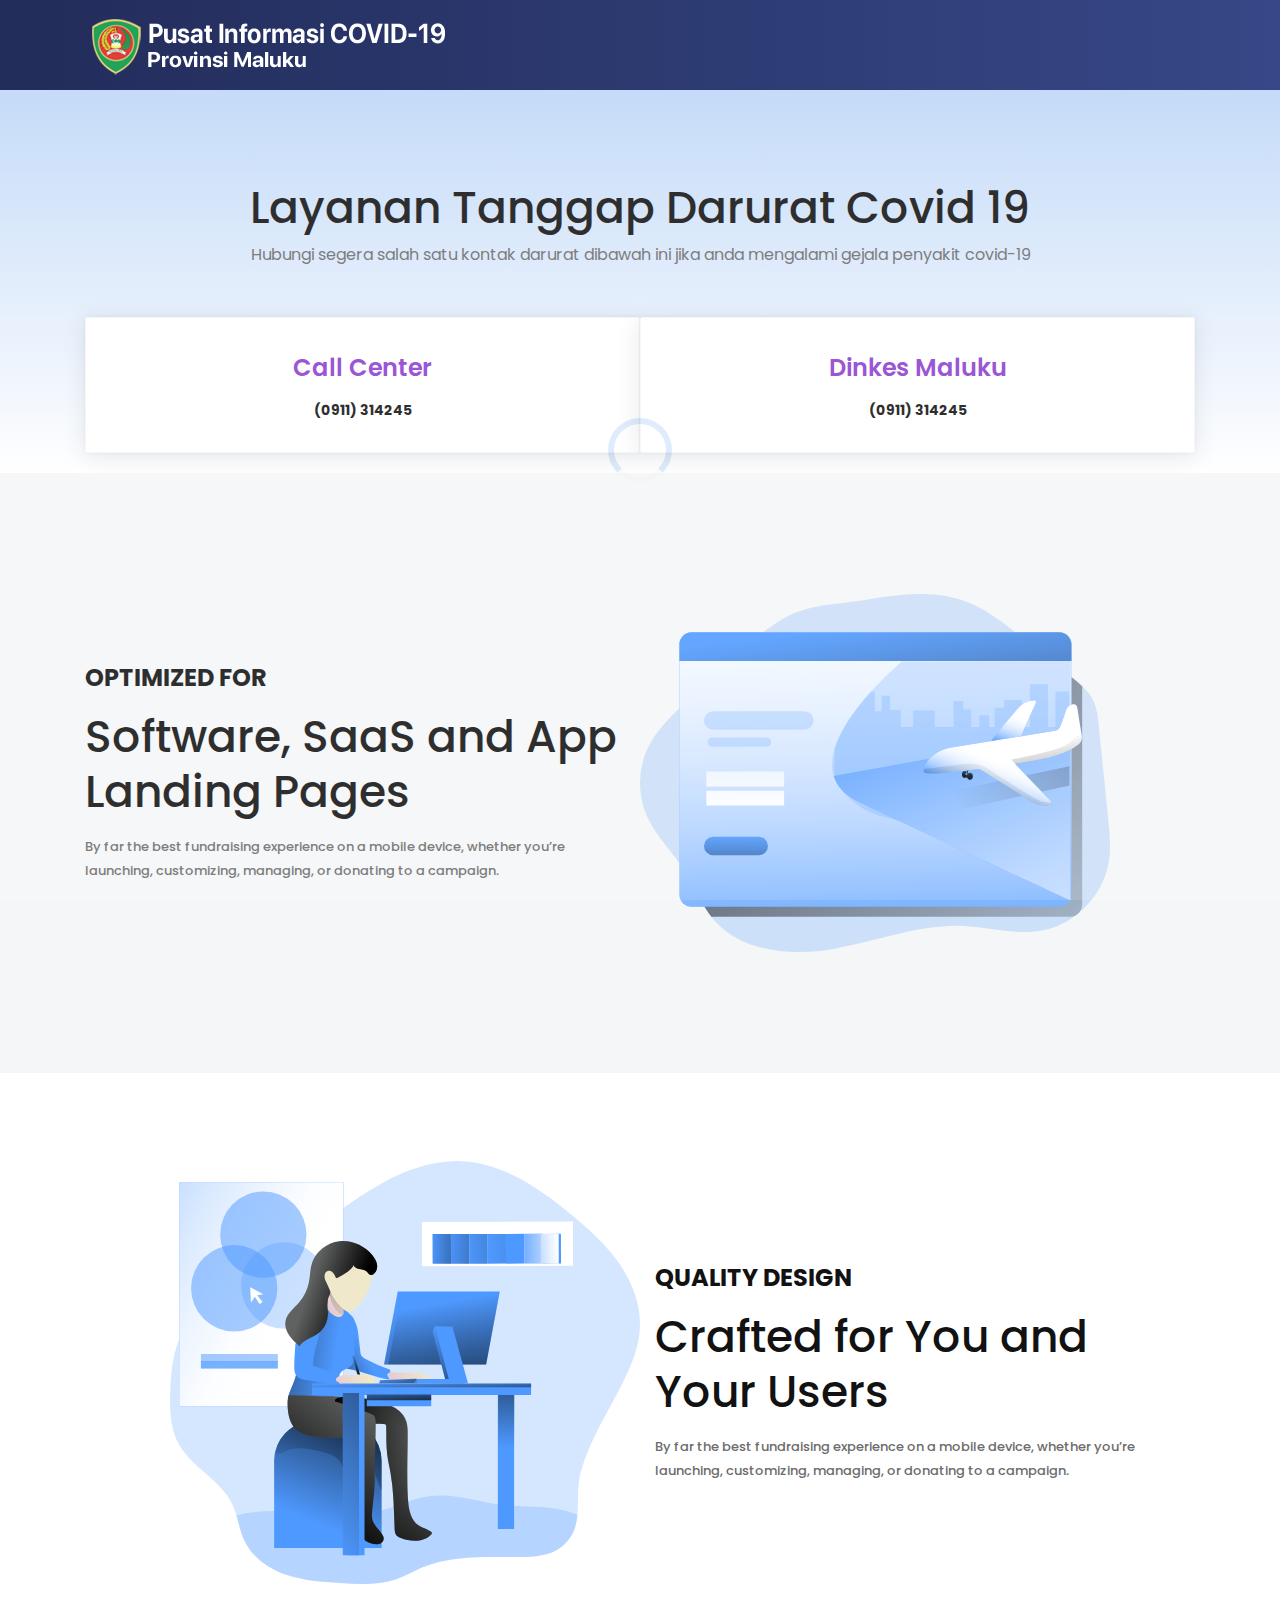
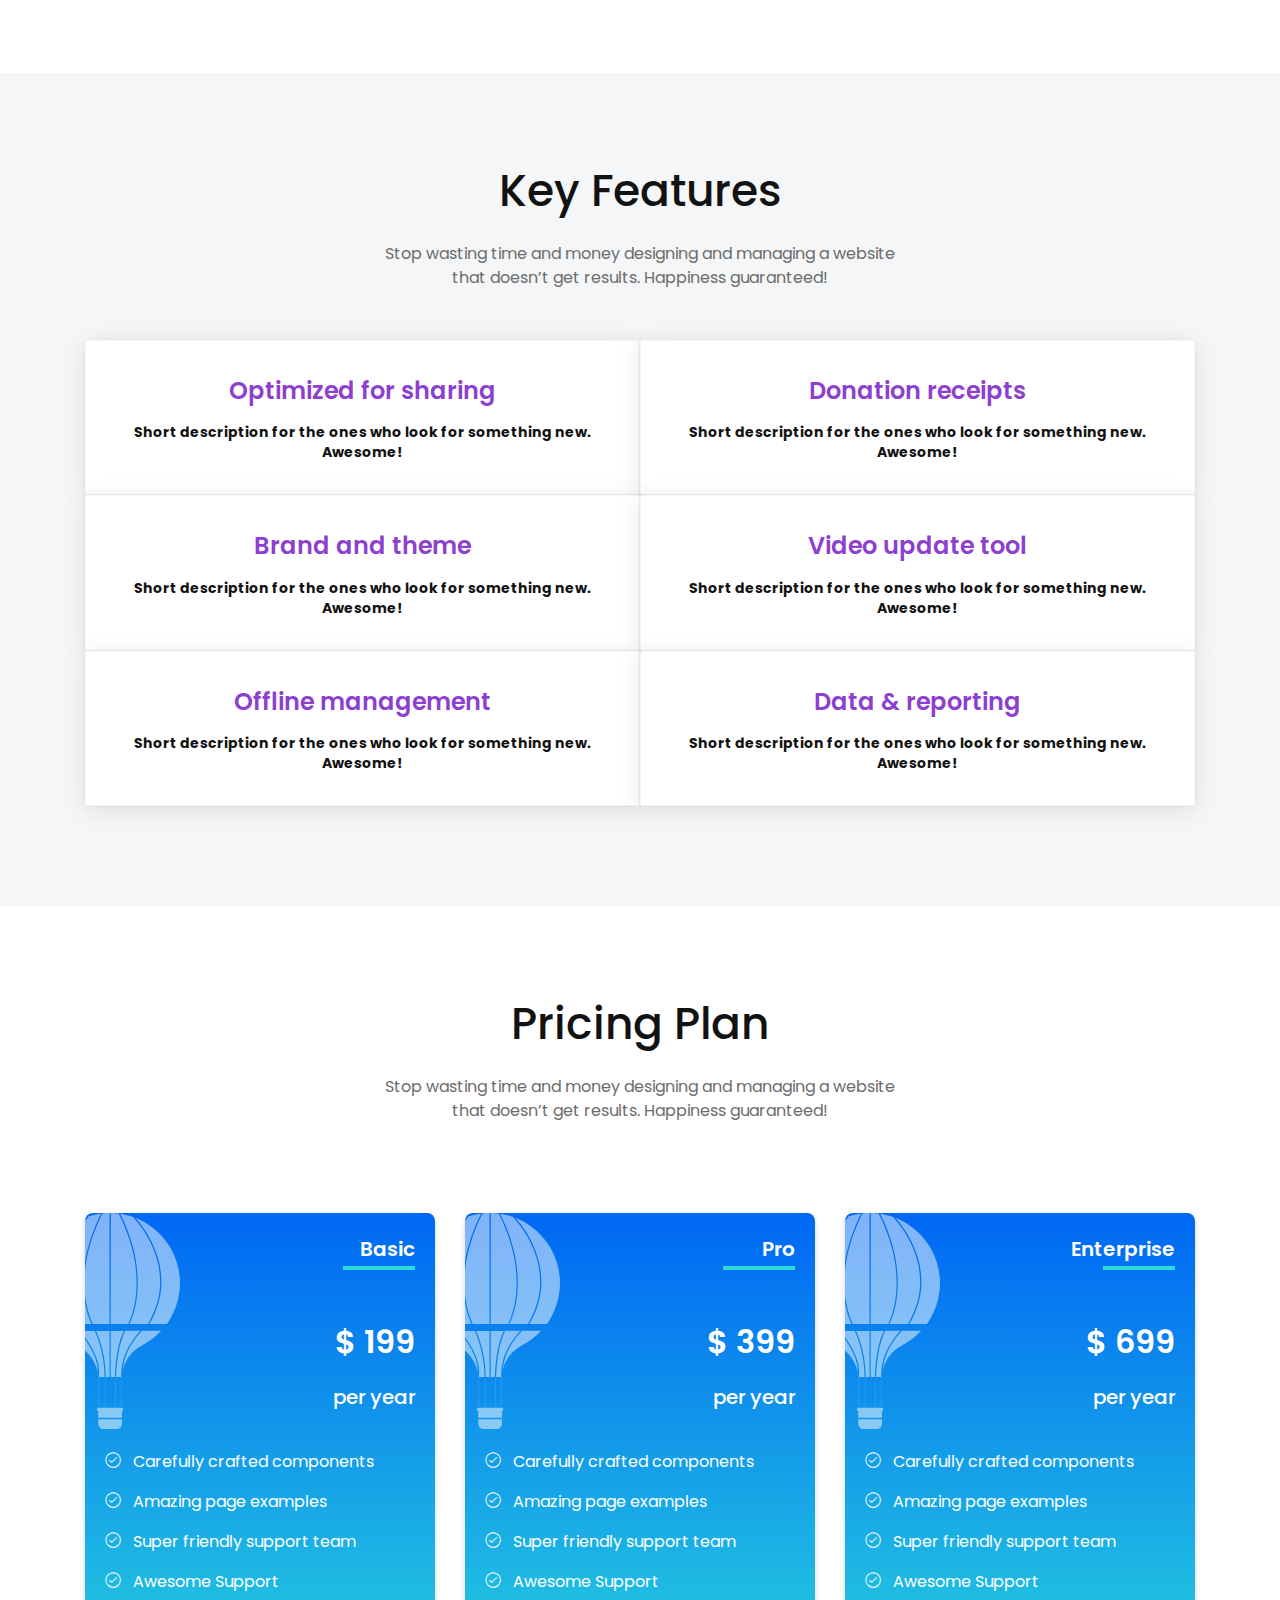
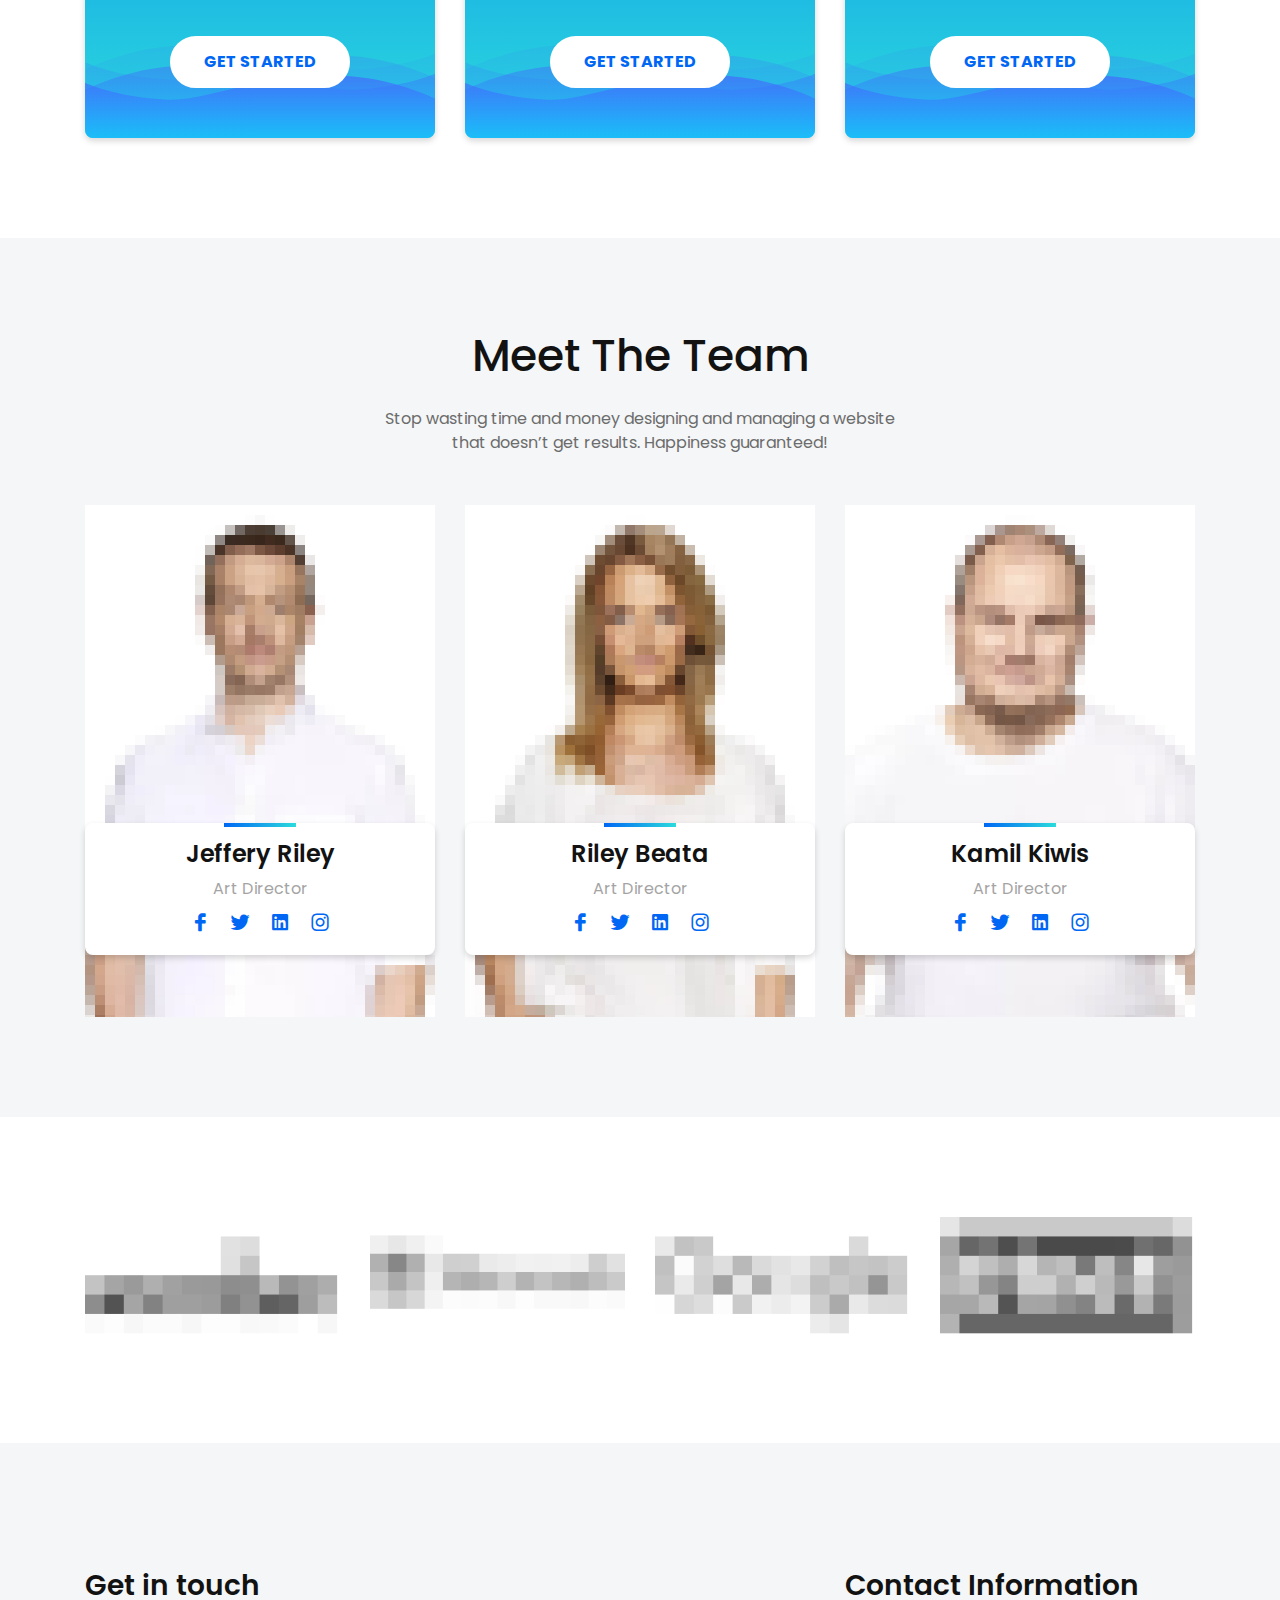
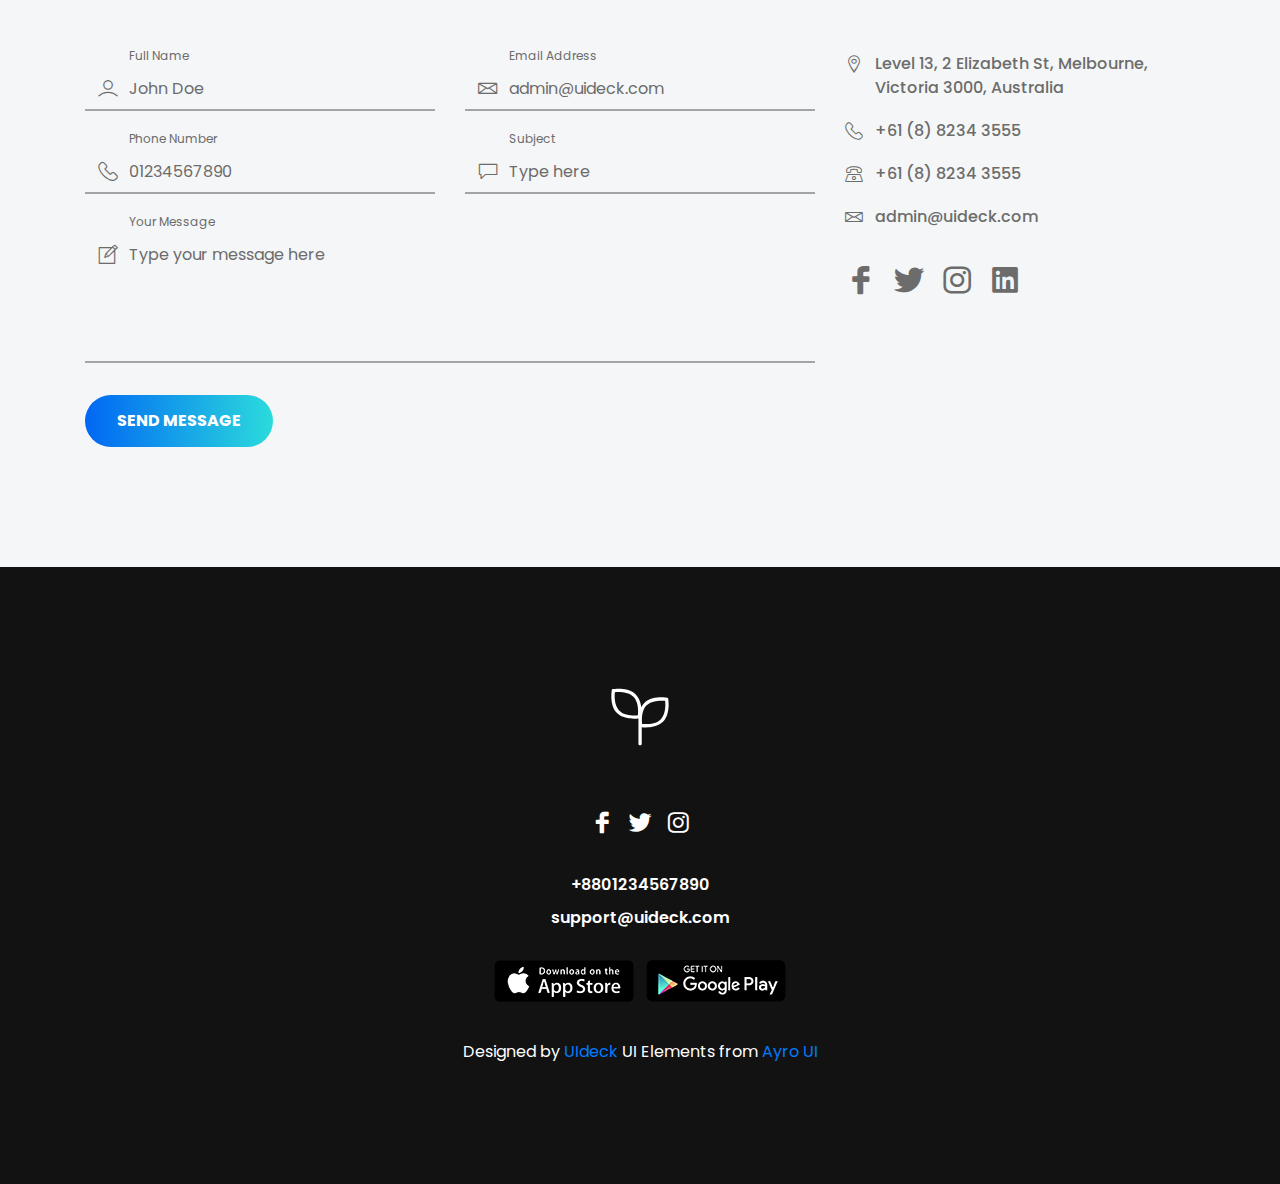
<file: index2.html>
<!doctype html>
<html lang="en">

<head>

    <!--====== Required meta tags ======-->
    <meta charset="utf-8">
    <meta http-equiv="x-ua-compatible" content="ie=edge">
    <meta name="description" content="">
    <meta name="viewport" content="width=device-width, initial-scale=1, shrink-to-fit=no">

    <!--====== Title ======-->
    <title>Sprout - SaaS App Landing Page</title>

    <!--====== Favicon Icon ======-->
    <link rel="shortcut icon" href="assets/images/favicon.ico" type="image/png">

    <!--====== Bootstrap css ======-->
    <link rel="stylesheet" href="assets/css/bootstrap.min.css">

    <!--====== Aos css ======-->
    <link rel="stylesheet" href="assets/css/aos.css">

    <!--====== Line Icons css ======-->
    <link rel="stylesheet" href="assets/css/LineIcons.css">

    <!--====== Default css ======-->
    <link rel="stylesheet" href="assets/css/default.css">

    <!--====== Style css ======-->
    <link rel="stylesheet" href="assets/css/style.css">

	<!--====== Custom css ======-->
    <link rel="stylesheet" href="assets/css/custom.css">


</head>

<body>

    <!--====== PRELOADER PART START ======-->

    <div class="preloader">
        <div class="loader">
            <div class="ytp-spinner">
                <div class="ytp-spinner-container">
                    <div class="ytp-spinner-rotator">
                        <div class="ytp-spinner-left">
                            <div class="ytp-spinner-circle"></div>
                        </div>
                        <div class="ytp-spinner-right">
                            <div class="ytp-spinner-circle"></div>
                        </div>
                    </div>
                </div>
            </div>
        </div>
    </div>

    <!--====== PRELOADER PART ENDS ======-->

    <!--====== HEADER PART START ======-->

    <header class="header-area">
        <div class="navbar-area navbar-transparent">
            <div class="container">
                <div class="row">
                    <div class="col-lg-12">
                        <nav class="navbar navbar-expand-lg">
                            <a class="navbar-brand" href="index.html">
                                <img src="assets/images/logo-covid-maluku.png" alt="Logo">
								<!-- <h1 class="site-title">covid maluku</h1> -->
                            </a>
                        </nav> <!-- navbar -->
                    </div>
                </div> <!-- row -->
            </div> <!-- container -->
        </div>

        <div id="home" class="header-content-area">
            <div class="container">
                <div class="row justify-content-center">
                	<div class="col-lg-12">
                		<div class="header-content section-title text-center pb-50">
                			<h3 class="title">Layanan Tanggap Darurat Covid 19</h3>
                			<p class="text">Hubungi segera salah satu kontak darurat dibawah ini jika anda mengalami gejala penyakit covid-19</p>
                		</div> <!-- row -->
                	</div>
                </div>
                <div class="row no-gutters justify-content-end pb-20">
                	<div class="col-md-6 col-sm-12">
                		<div class="single-features text-center">
                			<h3 class="features-title"><a href="#">Call Center</a></h3>
                			<p class="text">(0911) 314245</p>
                		</div>
                	</div>
                	<div class="col-md-6 col-sm-12">
                		<div class="single-features text-center">
                			<h3 class="features-title"><a href="#">Dinkes Maluku</a></h3>
                			<p class="text">(0911) 314245</p>
                		</div> <!-- single-features -->
                	</div>
                </div> <!-- row -->
            </div> <!-- container -->
        </div> <!-- header content area -->
    </header>

    <!--====== HEADER PART ENDS ======-->

    <!--====== ABOUT PART START ======-->

        <section id="about" class="about-area d-lg-flex align-items-center gray-bg">
        <div class="container">
            <div class="row">
                <div class="col-lg-6">
                    <div class="about-content">
                        <h5 class="sub-title">OPTIMIZED FOR</h5>
                        <h3 class="about-title">Software, SaaS and App Landing Pages</h3>
                        <p class="text">By far the best fundraising experience on a mobile device, whether you’re launching, customizing, managing, or donating to a campaign.</p>
                    </div> <!-- about content -->
                </div>
            </div> <!-- row -->
        </div> <!-- container -->

        <div class="about-image about-image-2 d-flex align-items-center">
            <div class="image">
                <img src="assets/images/about1.svg" alt="about">
            </div>
        </div>  <!-- about image -->
    </section>

    <section id="about-2" class="about-area d-lg-flex align-items-center">
        <div class="container">
            <div class="row justify-content-end">
                <div class="col-lg-6">
                    <div class="about-content">
                        <h5 class="sub-title">QUALITY DESIGN</h5>
                        <h3 class="about-title">Crafted for You and Your Users</h3>
                        <p class="text">By far the best fundraising experience on a mobile device, whether you’re launching, customizing, managing, or donating to a campaign.</p>
                    </div> <!-- about content -->
                </div>
            </div> <!-- row -->
        </div> <!-- container -->

    <div class="about-image d-flex align-items-center">
            <div class="image">
                <img src="assets/images/about2.svg" alt="about">
            </div>
        </div>  <!-- about image -->
    </section>

    <!--====== ABOUT PART ENDS ======-->

    <!--====== ABOUT PART START ======-->



    <!--====== ABOUT PART ENDS ======-->

    <!--====== FEATURES SAVEN PART START ======-->

    <section id="features" class="features-area gray-bg pb-100 pt-90">
        <div class="container">
            <div class="row justify-content-center">
                <div class="col-lg-6">
                    <div class="section-title text-center pb-50">
                        <h3 class="title">Key Features</h3>
                        <p class="text">Stop wasting time and money designing and managing a website that doesn’t get results. Happiness guaranteed!</p>
                    </div> <!-- row -->
                </div>
            </div> <!-- row -->
            <div class="row no-gutters justify-content-center">
                <div class="col-md-6 col-sm-12">
                    <div class="single-features text-center">
                        <h3 class="features-title"><a href="#">Optimized for sharing</a></h3>
                        <p class="text">Short description for the ones who look for something new. Awesome!</p>
                    </div> <!-- single-features -->
                </div>
                <div class="col-md-6 col-sm-12">
                    <div class="single-features text-center">
                        <h3 class="features-title"><a href="#">Donation receipts</a></h3>
                        <p class="text">Short description for the ones who look for something new. Awesome!</p>
                    </div> <!-- single-features -->
                </div>
                <div class="col-md-6 col-sm-12">
                    <div class="single-features text-center">
                        <h3 class="features-title"><a href="#">Brand and theme</a></h3>
                        <p class="text">Short description for the ones who look for something new. Awesome!</p>
                    </div> <!-- single-features -->
                </div>
                <div class="col-md-6 col-sm-12">
                    <div class="single-features text-center">
                        <h3 class="features-title"><a href="#">Video update tool</a></h3>
                        <p class="text">Short description for the ones who look for something new. Awesome!</p>
                    </div> <!-- single-features -->
                </div>
                <div class="col-md-6 col-sm-12">
                    <div class="single-features text-center">
                        <h3 class="features-title"><a href="#">Offline management</a></h3>
                        <p class="text">Short description for the ones who look for something new. Awesome!</p>
                    </div> <!-- single-features -->
                </div>
                <div class="col-md-6 col-sm-12">
                    <div class="single-features text-center">
                        <h3 class="features-title"><a href="#">Data & reporting</a></h3>
                        <p class="text">Short description for the ones who look for something new. Awesome!</p>
                    </div> <!-- single-features -->
                </div>

            </div> <!-- row -->
        </div> <!-- container -->
    </section>

    <!--====== FEATURES SAVEN PART ENDS ======-->

    <!--====== PRICING STYLE SIX START ======-->

    <section id="pricing" class="pricing-area pricing-one pt-90 pb-100">
        <div class="container">
            <div class="row justify-content-center">
                <div class="col-lg-6">
                    <div class="section-title text-center pb-50">
                        <h3 class="title">Pricing Plan</h3>
                        <p class="text">Stop wasting time and money designing and managing a website that doesn’t get results. Happiness guaranteed!</p>
                    </div> <!-- row -->
                </div>
            </div> <!-- row -->
            <div class="row justify-content-center">
                <div class="col-lg-4 col-md-7 col-sm-9">
                    <div class="pricing enterprise mt-40">
                        <div class="pricing-baloon-two">
                            <img src="assets/images/baloon-three.svg" alt="flower">
                        </div>
                        <div class="pricing-header text-right">
                            <h5 class="sub-title">Basic</h5>
                            <span class="price">$ 199</span>
                            <p class="year">per year</p>
                        </div>
                        <div class="pricing-list">
                            <ul>
                                <li><i class="lni-check-mark-circle"></i> Carefully crafted components</li>
                                <li><i class="lni-check-mark-circle"></i> Amazing page examples</li>
                                <li><i class="lni-check-mark-circle"></i> Super friendly support team</li>
                                <li><i class="lni-check-mark-circle"></i> Awesome Support</li>
                            </ul>
                        </div>
                        <div class="pricing-btn rounded-buttons text-center">
                            <a class="main-btn rounded-one" href="#">GET STARTED</a>
                        </div>
                        <div class="bottom-shape">
                            <svg xmlns="http://www.w3.org/2000/svg" xmlns:xlink="http://www.w3.org/1999/xlink" viewBox="0 0 350 112.353"><defs><linearGradient id="linear-gradient-1" x1="0.5" x2="0.5" y2="1" gradientUnits="objectBoundingBox"><stop offset="0" stop-color="#495aff"/><stop offset="1" stop-color="#0acffe"/></linearGradient></defs><g data-name="Group 1182" transform="translate(-477 -594)"><g data-name="Group 747" transform="translate(-323 -53)"><path data-name="Path 294" d="M22631.131,167.036c120.006-55.735,214.322,2.57,267.041,0s82.135-16.81,82.135-16.81v74.953h-349.176Z" transform="translate(-21831.131 504.173)" opacity="0.1" fill="url(#linear-gradient-3)"/><path data-name="Path 297" d="M22980.3,167.036c-120.006-55.735-214.32,2.57-267.039,0s-82.137-16.81-82.137-16.81v74.953H22980.3Z" transform="translate(-21830.305 514.173)" opacity="0.2" fill="url(#linear-gradient-3)"/><path data-name="Path 296" d="M22631.131,167.036c120.006-55.735,214.322,2.57,267.041,0s82.135-16.81,82.135-16.81v74.953h-349.176Z" transform="translate(-21831.131 524.173)" opacity="0.4" fill="url(#linear-gradient-3)"/><path data-name="Path 295" d="M22980.3,167.036c-120.006-55.735-214.32,2.57-267.039,0s-82.137-16.81-82.137-16.81v74.953H22980.3Z" transform="translate(-21831.129 534.173)" opacity="0.6" fill="url(#linear-gradient-3)"/></g></g></svg>
                        </div>
                    </div> <!-- single pricing -->
                </div>

                <div class="col-lg-4 col-md-7 col-sm-9">
                    <div class="pricing enterprise mt-40">
                        <div class="pricing-baloon-two">
                            <img src="assets/images/baloon-three.svg" alt="flower">
                        </div>
                        <div class="pricing-header text-right">
                            <h5 class="sub-title">Pro</h5>
                            <span class="price">$ 399</span>
                            <p class="year">per year</p>
                        </div>
                        <div class="pricing-list">
                            <ul>
                                <li><i class="lni-check-mark-circle"></i> Carefully crafted components</li>
                                <li><i class="lni-check-mark-circle"></i> Amazing page examples</li>
                                <li><i class="lni-check-mark-circle"></i> Super friendly support team</li>
                                <li><i class="lni-check-mark-circle"></i> Awesome Support</li>
                            </ul>
                        </div>
                        <div class="pricing-btn rounded-buttons text-center">
                            <a class="main-btn rounded-one" href="#">GET STARTED</a>
                        </div>
                        <div class="bottom-shape">
                            <svg xmlns="http://www.w3.org/2000/svg" xmlns:xlink="http://www.w3.org/1999/xlink" viewBox="0 0 350 112.353"><defs><linearGradient id="linear-gradient-2" x1="0.5" x2="0.5" y2="1" gradientUnits="objectBoundingBox"><stop offset="0" stop-color="#495aff"/><stop offset="1" stop-color="#0acffe"/></linearGradient></defs><g data-name="Group 1182" transform="translate(-477 -594)"><g data-name="Group 747" transform="translate(-323 -53)"><path data-name="Path 294" d="M22631.131,167.036c120.006-55.735,214.322,2.57,267.041,0s82.135-16.81,82.135-16.81v74.953h-349.176Z" transform="translate(-21831.131 504.173)" opacity="0.1" fill="url(#linear-gradient-3)"/><path data-name="Path 297" d="M22980.3,167.036c-120.006-55.735-214.32,2.57-267.039,0s-82.137-16.81-82.137-16.81v74.953H22980.3Z" transform="translate(-21830.305 514.173)" opacity="0.2" fill="url(#linear-gradient-3)"/><path data-name="Path 296" d="M22631.131,167.036c120.006-55.735,214.322,2.57,267.041,0s82.135-16.81,82.135-16.81v74.953h-349.176Z" transform="translate(-21831.131 524.173)" opacity="0.4" fill="url(#linear-gradient-3)"/><path data-name="Path 295" d="M22980.3,167.036c-120.006-55.735-214.32,2.57-267.039,0s-82.137-16.81-82.137-16.81v74.953H22980.3Z" transform="translate(-21831.129 534.173)" opacity="0.6" fill="url(#linear-gradient-3)"/></g></g></svg>
                        </div>
                    </div> <!-- single pricing -->
                </div>

                <div class="col-lg-4 col-md-7 col-sm-9">
                    <div class="pricing enterprise mt-40">
                        <div class="pricing-baloon-two">
                            <img src="assets/images/baloon-three.svg" alt="flower">
                        </div>
                        <div class="pricing-header text-right">
                            <h5 class="sub-title">Enterprise</h5>
                            <span class="price">$ 699</span>
                            <p class="year">per year</p>
                        </div>
                        <div class="pricing-list">
                            <ul>
                                <li><i class="lni-check-mark-circle"></i> Carefully crafted components</li>
                                <li><i class="lni-check-mark-circle"></i> Amazing page examples</li>
                                <li><i class="lni-check-mark-circle"></i> Super friendly support team</li>
                                <li><i class="lni-check-mark-circle"></i> Awesome Support</li>
                            </ul>
                        </div>
                        <div class="pricing-btn rounded-buttons text-center">
                            <a class="main-btn rounded-one" href="#">GET STARTED</a>
                        </div>
                        <div class="bottom-shape">
                            <svg xmlns="http://www.w3.org/2000/svg" xmlns:xlink="http://www.w3.org/1999/xlink" viewBox="0 0 350 112.353"><defs><linearGradient id="linear-gradient-3" x1="0.5" x2="0.5" y2="1" gradientUnits="objectBoundingBox"><stop offset="0" stop-color="#495aff"/><stop offset="1" stop-color="#0acffe"/></linearGradient></defs><g data-name="Group 1182" transform="translate(-477 -594)"><g data-name="Group 747" transform="translate(-323 -53)"><path data-name="Path 294" d="M22631.131,167.036c120.006-55.735,214.322,2.57,267.041,0s82.135-16.81,82.135-16.81v74.953h-349.176Z" transform="translate(-21831.131 504.173)" opacity="0.1" fill="url(#linear-gradient-3)"/><path data-name="Path 297" d="M22980.3,167.036c-120.006-55.735-214.32,2.57-267.039,0s-82.137-16.81-82.137-16.81v74.953H22980.3Z" transform="translate(-21830.305 514.173)" opacity="0.2" fill="url(#linear-gradient-3)"/><path data-name="Path 296" d="M22631.131,167.036c120.006-55.735,214.322,2.57,267.041,0s82.135-16.81,82.135-16.81v74.953h-349.176Z" transform="translate(-21831.131 524.173)" opacity="0.4" fill="url(#linear-gradient-3)"/><path data-name="Path 295" d="M22980.3,167.036c-120.006-55.735-214.32,2.57-267.039,0s-82.137-16.81-82.137-16.81v74.953H22980.3Z" transform="translate(-21831.129 534.173)" opacity="0.6" fill="url(#linear-gradient-3)"/></g></g></svg>
                        </div>
                    </div> <!-- single pricing -->
                </div>
            </div> <!-- row -->
        </div> <!-- container -->
    </section>

    <!--====== PRICING STYLE SIX ENDS ======-->

    <!--====== TEAM START ======-->

    <section id="team" class="team-area gray-bg pt-90 pb-100">
        <div class="container">
            <div class="row justify-content-center">
                <div class="col-lg-6">
                    <div class="section-title text-center pb-20">
                        <h3 class="title">Meet The Team</h3>
                        <p class="text">Stop wasting time and money designing and managing a website that doesn’t get results. Happiness guaranteed!</p>
                    </div> <!-- row -->
                </div>
            </div> <!-- row -->
            <div class="row justify-content-center">
                <div class="col-lg-4 col-md-7 col-sm-9">
                    <div class="single-team text-center mt-30">
                        <div class="team-image">
                            <img src="assets/images/team-1.jpg" alt="Team">
                        </div>
                        <div class="team-content">
                            <h4 class="name"><a href="#">Jeffery Riley</a></h4>
                            <span class="sub-title">Art Director</span>
                            <ul class="social">
                                <li><a href="#"><i class="lni-facebook-filled"></i></a></li>
                                <li><a href="#"><i class="lni-twitter-original"></i></a></li>
                                <li><a href="#"><i class="lni-linkedin-original"></i></a></li>
                                <li><a href="#"><i class="lni-instagram-original"></i></a></li>
                            </ul>
                        </div>
                    </div> <!-- single team -->
                </div>

                <div class="col-lg-4 col-md-7 col-sm-9">
                    <div class="single-team text-center mt-30">
                        <div class="team-image">
                            <img src="assets/images/team-2.jpg" alt="Team">
                        </div>
                        <div class="team-content">
                            <h4 class="name"><a href="#">Riley Beata</a></h4>
                            <span class="sub-title">Art Director</span>
                            <ul class="social">
                                <li><a href="#"><i class="lni-facebook-filled"></i></a></li>
                                <li><a href="#"><i class="lni-twitter-original"></i></a></li>
                                <li><a href="#"><i class="lni-linkedin-original"></i></a></li>
                                <li><a href="#"><i class="lni-instagram-original"></i></a></li>
                            </ul>
                        </div>
                    </div> <!-- single team -->
                </div>

                <div class="col-lg-4 col-md-7 col-sm-9">
                    <div class="single-team text-center mt-30">
                        <div class="team-image">
                            <img src="assets/images/team-3.jpg" alt="Team">
                        </div>
                        <div class="team-content">
                            <h4 class="name"><a href="#">Kamil Kiwis</a></h4>
                            <span class="sub-title">Art Director</span>
                            <ul class="social">
                                <li><a href="#"><i class="lni-facebook-filled"></i></a></li>
                                <li><a href="#"><i class="lni-twitter-original"></i></a></li>
                                <li><a href="#"><i class="lni-linkedin-original"></i></a></li>
                                <li><a href="#"><i class="lni-instagram-original"></i></a></li>
                            </ul>
                        </div>
                    </div> <!-- single team -->
                </div>
            </div> <!-- row -->
        </div> <!-- container -->
    </section>

    <!--====== TEAM ENDS ======-->

    <!--====== CLIENT LOGO PART START ======-->

    <div id="client" class="client-logo-area pt-70 pb-100">
        <div class="container">
            <div class="row">
                <div class="col-md-3 col-6">
                    <div class="single-client mt-30 text-center">
                        <img src="assets/images/client_logo_01.png" alt="Logo">
                    </div> <!-- single client -->
                </div>
                <div class="col-md-3 col-6">
                    <div class="single-client mt-30 text-center">
                        <img src="assets/images/client_logo_02.png" alt="Logo">
                    </div> <!-- single client -->
                </div>
                <div class="col-md-3 col-6">
                    <div class="single-client mt-30 text-center">
                        <img src="assets/images/client_logo_03.png" alt="Logo">
                    </div> <!-- single client -->
                </div>
                <div class="col-md-3 col-6">
                    <div class="single-client mt-30 text-center">
                        <img src="assets/images/client_logo_04.png" alt="Logo">
                    </div> <!-- single client -->
                </div>
            </div> <!-- row -->
        </div> <!-- container -->
    </div>

    <!--====== CLIENT LOGO PART ENDS ======-->

    <!--====== CONTACT ONE PART START ======-->

    <section id="contact" class="contact-area gray-bg pt-50 p-100">
        <div class="container">
            <div class="row">
                <div class="col-lg-8">
                    <div class="section-title mt-45">
                        <h3 class="title">Get in touch</h3>
                    </div>
                    <div class="contact-form form-style-four mt-15">
                        <form id="contact-form" action="assets/contact.php" method="post">
                            <div class="row">
                                <div class="col-md-6">
                                    <div class="form-input mt-15">
                                        <label>Full Name</label>
                                        <div class="input-items default">
                                            <i class="lni-user"></i>
                                            <input type="text" name="name" placeholder="John Doe">
                                        </div>
                                    </div> <!-- form input -->
                                </div>
                                <div class="col-md-6">
                                    <div class="form-input mt-15">
                                        <label>Email Address</label>
                                        <div class="input-items default">
                                            <i class="lni-envelope"></i>
                                            <input type="text" name="email" placeholder="admin@uideck.com">
                                        </div>
                                    </div> <!-- form input -->
                                </div>
                                <div class="col-md-6">
                                    <div class="form-input mt-15">
                                        <label>Phone Number</label>
                                        <div class="input-items default">
                                            <i class="lni-phone-handset"></i>
                                            <input type="text" name="number" placeholder="01234567890">
                                        </div>
                                    </div> <!-- form input -->
                                </div>
                                <div class="col-md-6">
                                    <div class="form-input mt-15">
                                        <label>Subject</label>
                                        <div class="input-items default">
                                            <i class="lni-bubble"></i>
                                            <input type="text" name="subject" placeholder="Type here">
                                        </div>
                                    </div> <!-- form input -->
                                </div>
                                <div class="col-md-12">
                                    <div class="form-input mt-15">
                                        <label>Your Message</label>
                                        <div class="input-items default">
                                            <i class="lni-pencil-alt"></i>
                                            <textarea name="message" placeholder="Type your message here"></textarea>
                                        </div>
                                    </div> <!-- form input -->
                                </div>
                                <p class="form-message"></p>
                                <div class="col-md-12">
                                    <div class="single-form pt-25">
                                        <div class="input-form rounded-buttons">
                                            <button class="main-btn rounded-three" type="submit">SEND MESSAGE</button>
                                        </div>
                                    </div> <!-- single form -->
                                </div>
                            </div> <!-- row -->
                        </form>
                    </div> <!-- contact form -->
                </div>
                <div class="col-lg-4 col-md-6 col-sm-8">
                     <div class="section-title mt-45 pb-20">
                        <h3 class="title">Contact Information</h3>
                    </div>
                    <div class="contact-info">
                        <ul class="info">
                            <li>
                                <div class="single-info">
                                    <div class="info-icon">
                                        <i class="lni-map-marker"></i>
                                    </div>
                                    <div class="info-content">
                                        <p class="text">Level 13, 2 Elizabeth St, Melbourne, Victoria 3000, Australia</p>
                                    </div>
                                </div> <!-- single info -->
                            </li>
                            <li>
                                <div class="single-info">
                                    <div class="info-icon">
                                        <i class="lni-phone-handset"></i>
                                    </div>
                                    <div class="info-content">
                                        <p class="text">+61 (8) 8234 3555</p>
                                    </div>
                                </div> <!-- single info -->
                            </li>
                            <li>
                                <div class="single-info">
                                    <div class="info-icon">
                                        <i class="lni-phone"></i>
                                    </div>
                                    <div class="info-content">
                                        <p class="text">+61 (8) 8234 3555</p>
                                    </div>
                                </div> <!-- single info -->
                            </li>
                            <li>
                                <div class="single-info">
                                    <div class="info-icon">
                                        <i class="lni-envelope"></i>
                                    </div>
                                    <div class="info-content">
                                        <p class="text">admin@uideck.com</p>
                                    </div>
                                </div> <!-- single info -->
                            </li>
                        </ul>
                        <ul class="social mt-30">
                            <li><a href="#"><i class="lni-facebook-filled"></i></a></li>
                            <li><a href="#"><i class="lni-twitter-original"></i></a></li>
                            <li><a href="#"><i class="lni-instagram-original"></i></a></li>
                            <li><a href="#"><i class="lni-linkedin-original"></i></a></li>
                        </ul>
                    </div> <!-- contact-info -->
                </div>
            </div> <!-- row -->
        </div> <!-- container -->
    </section>

    <!--====== CONTACT ONE PART ENDS ======-->

    <!--====== FOOTER FIVE PART START ======-->

    <footer id="footer" class="footer-area footer-bark">
        <div class="container">
            <div class="row justify-content-center">
                <div class="col-lg-6">
                    <div class="footer-logo text-center">
                        <a class="mt-30" href="index.html"><img src="assets/images/logo.svg" alt="Logo"></a>
                    </div> <!-- footer logo -->
                    <ul class="social text-center mt-60">
                        <li><a href="#"><i class="lni-facebook-filled"></i></a></li>
                        <li><a href="#"><i class="lni-twitter-original"></i></a></li>
                        <li><a href="#"><i class="lni-instagram-original"></i></a></li>
                    </ul> <!-- social -->
                    <div class="footer-support text-center">
                        <span class="number">+8801234567890</span>
                        <span class="mail">support@uideck.com</span>
                    </div>
                    <div class="footer-app-store text-center">
                        <ul>
                            <li><a href="#"><img src="assets/images/app-store.png" alt="app"></a></li>
                            <li><a href="#"><img src="assets/images/play-store.png" alt="play"></a></li>
                        </ul>
                    </div>
                    <div class="copyright text-center mt-35">
                        <p class="text">Designed by <a rel="nofollow" href="https://uideck.com">UIdeck</a> UI Elements from <a rel="nofollow" href="https://ayroui.com">Ayro UI</a></p>
                    </div> <!--  copyright -->
                </div>
            </div> <!-- row -->
        </div> <!-- container -->
    </footer>

    <!--====== FOOTER FIVE PART ENDS ======-->

    <!--====== BACK TOP TOP PART START ======-->

    <a href="#" class="back-to-top"><i class="lni-chevron-up"></i></a>

    <!--====== BACK TOP TOP PART ENDS ======-->







    <!--====== jquery js ======-->
    <script src="assets/js/vendor/modernizr-3.6.0.min.js"></script>
    <script src="assets/js/vendor/jquery-1.12.4.min.js"></script>

    <!--====== Bootstrap js ======-->
    <script src="assets/js/bootstrap.min.js"></script>
    <script src="assets/js/popper.min.js"></script>


    <!--====== Scrolling Nav js ======-->
    <script src="assets/js/jquery.easing.min.js"></script>
    <script src="assets/js/scrolling-nav.js"></script>

    <!--====== Main js ======-->
    <script src="assets/js/main.js"></script>

</body>

</html>
</file>
<file: assets/css/default.css>
/* Deafult Margin & Padding */
/*-- Margin Top --*/
.mt-5 {
	margin-top: 5px;
}
.mt-10 {
	margin-top: 10px;
}
.mt-15 {
	margin-top: 15px;
}
.mt-20 {
	margin-top: 20px;
}
.mt-25 {
	margin-top: 25px;
}
.mt-30 {
	margin-top: 30px;
}
.mt-35 {
	margin-top: 35px;
}
.mt-40 {
	margin-top: 40px;
}
.mt-45 {
	margin-top: 45px;
}
.mt-50 {
	margin-top: 50px;
}
.mt-55 {
	margin-top: 55px;
}
.mt-60 {
	margin-top: 60px;
}
.mt-65 {
	margin-top: 65px;
}
.mt-70 {
	margin-top: 70px;
}
.mt-75 {
	margin-top: 75px;
}
.mt-80 {
	margin-top: 80px;
}
.mt-85 {
	margin-top: 85px;
}
.mt-90 {
	margin-top: 90px;
}
.mt-95 {
	margin-top: 95px;
}
.mt-100 {
	margin-top: 100px;
}
.mt-105 {
	margin-top: 105px;
}
.mt-110 {
	margin-top: 110px;
}
.mt-115 {
	margin-top: 115px;
}
.mt-120 {
	margin-top: 120px;
}
.mt-125 {
	margin-top: 125px;
}
.mt-130 {
	margin-top: 130px;
}
.mt-135 {
	margin-top: 135px;
}
.mt-140 {
	margin-top: 140px;
}
.mt-145 {
	margin-top: 145px;
}
.mt-150 {
	margin-top: 150px;
}
.mt-155 {
	margin-top: 155px;
}
.mt-160 {
	margin-top: 160px;
}
.mt-165 {
	margin-top: 165px;
}
.mt-170 {
	margin-top: 170px;
}
.mt-175 {
	margin-top: 175px;
}
.mt-180 {
	margin-top: 180px;
}
.mt-185 {
	margin-top: 185px;
}
.mt-190 {
	margin-top: 190px;
}
.mt-195 {
	margin-top: 195px;
}
.mt-200 {
	margin-top: 200px;
}
/*-- Margin Bottom --*/

.mb-5 {
	margin-bottom: 5px;
}
.mb-10 {
	margin-bottom: 10px;
}
.mb-15 {
	margin-bottom: 15px;
}
.mb-20 {
	margin-bottom: 20px;
}
.mb-25 {
	margin-bottom: 25px;
}
.mb-30 {
	margin-bottom: 30px;
}
.mb-35 {
	margin-bottom: 35px;
}
.mb-40 {
	margin-bottom: 40px;
}
.mb-45 {
	margin-bottom: 45px;
}
.mb-50 {
	margin-bottom: 50px;
}
.mb-55 {
	margin-bottom: 55px;
}
.mb-60 {
	margin-bottom: 60px;
}
.mb-65 {
	margin-bottom: 65px;
}
.mb-70 {
	margin-bottom: 70px;
}
.mb-75 {
	margin-bottom: 75px;
}
.mb-80 {
	margin-bottom: 80px;
}
.mb-85 {
	margin-bottom: 85px;
}
.mb-90 {
	margin-bottom: 90px;
}
.mb-95 {
	margin-bottom: 95px;
}
.mb-100 {
	margin-bottom: 100px;
}
.mb-105 {
	margin-bottom: 105px;
}
.mb-110 {
	margin-bottom: 110px;
}
.mb-115 {
	margin-bottom: 115px;
}
.mb-120 {
	margin-bottom: 120px;
}
.mb-125 {
	margin-bottom: 125px;
}
.mb-130 {
	margin-bottom: 130px;
}
.mb-135 {
	margin-bottom: 135px;
}
.mb-140 {
	margin-bottom: 140px;
}
.mb-145 {
	margin-bottom: 145px;
}
.mb-150 {
	margin-bottom: 150px;
}
.mb-155 {
	margin-bottom: 155px;
}
.mb-160 {
	margin-bottom: 160px;
}
.mb-165 {
	margin-bottom: 165px;
}
.mb-170 {
	margin-bottom: 170px;
}
.mb-175 {
	margin-bottom: 175px;
}
.mb-180 {
	margin-bottom: 180px;
}
.mb-185 {
	margin-bottom: 185px;
}
.mb-190 {
	margin-bottom: 190px;
}
.mb-195 {
	margin-bottom: 195px;
}
.mb-200 {
	margin-bottom: 200px;
}
/*-- margin left --*/
.ml-5 {
	margin-left: 5px;
}
.ml-10 {
	margin-left: 10px;
}
.ml-15 {
	margin-left: 15px;
}
.ml-20 {
	margin-left: 20px;
}
.ml-25 {
	margin-left: 25px;
}
.ml-30 {
	margin-left: 30px;
}
.ml-35 {
	margin-left: 35px;
}
.ml-40 {
	margin-left: 40px;
}
.ml-45 {
	margin-left: 45px;
}
.ml-50 {
	margin-left: 50px;
}
.ml-55 {
	margin-left: 55px;
}
.ml-60 {
	margin-left: 60px;
}
.ml-65 {
	margin-left: 65px;
}
.ml-70 {
	margin-left: 70px;
}
.ml-75 {
	margin-left: 75px;
}
.ml-80 {
	margin-left: 80px;
}
.ml-85 {
	margin-left: 85px;
}
.ml-90 {
	margin-left: 90px;
}
.ml-95 {
	margin-left: 95px;
}
.ml-100 {
	margin-left: 100px;
}
.ml-105 {
	margin-left: 105px;
}
.ml-110 {
	margin-left: 110px;
}
.ml-115 {
	margin-left: 115px;
}
.ml-120 {
	margin-left: 120px;
}
.ml-125 {
	margin-left: 125px;
}
.ml-130 {
	margin-left: 130px;
}
.ml-135 {
	margin-left: 135px;
}
.ml-140 {
	margin-left: 140px;
}
.ml-145 {
	margin-left: 145px;
}
.ml-150 {
	margin-left: 150px;
}
.ml-155 {
	margin-left: 155px;
}
.ml-160 {
	margin-left: 160px;
}
.ml-165 {
	margin-left: 165px;
}
.ml-170 {
	margin-left: 170px;
}
.ml-175 {
	margin-left: 175px;
}
.ml-180 {
	margin-left: 180px;
}
.ml-185 {
	margin-left: 185px;
}
.ml-190 {
	margin-left: 190px;
}
.ml-195 {
	margin-left: 195px;
}
.ml-200 {
	margin-left: 200px;
}
/*-- margin right --*/
.mr-5 {
	margin-right: 5px;
}
.mr-10 {
	margin-right: 10px;
}
.mr-15 {
	margin-right: 15px;
}
.mr-20 {
	margin-right: 20px;
}
.mr-25 {
	margin-right: 25px;
}
.mr-30 {
	margin-right: 30px;
}
.mr-35 {
	margin-right: 35px;
}
.mr-40 {
	margin-right: 40px;
}
.mr-45 {
	margin-right: 45px;
}
.mr-50 {
	margin-right: 50px;
}
.mr-55 {
	margin-right: 55px;
}
.mr-60 {
	margin-right: 60px;
}
.mr-65 {
	margin-right: 65px;
}
.mr-70 {
	margin-right: 70px;
}
.mr-75 {
	margin-right: 75px;
}
.mr-80 {
	margin-right: 80px;
}
.mr-85 {
	margin-right: 85px;
}
.mr-90 {
	margin-right: 90px;
}
.mr-95 {
	margin-right: 95px;
}
.mr-100 {
	margin-right: 100px;
}
.mr-105 {
	margin-right: 105px;
}
.mr-110 {
	margin-right: 110px;
}
.mr-115 {
	margin-right: 115px;
}
.mr-120 {
	margin-right: 120px;
}
.mr-125 {
	margin-right: 125px;
}
.mr-130 {
	margin-right: 130px;
}
.mr-135 {
	margin-right: 135px;
}
.mr-140 {
	margin-right: 140px;
}
.mr-145 {
	margin-right: 145px;
}
.mr-150 {
	margin-right: 150px;
}
.mr-155 {
	margin-right: 155px;
}
.mr-160 {
	margin-right: 160px;
}
.mr-165 {
	margin-right: 165px;
}
.mr-170 {
	margin-right: 170px;
}
.mr-175 {
	margin-right: 175px;
}
.mr-180 {
	margin-right: 180px;
}
.mr-185 {
	margin-right: 185px;
}
.mr-190 {
	margin-right: 190px;
}
.mr-195 {
	margin-right: 195px;
}
.mr-200 {
	margin-right: 200px;
}


/*-- Padding Top --*/

.pt-5 {
	padding-top: 5px;
}
.pt-10 {
	padding-top: 10px;
}
.pt-15 {
	padding-top: 15px;
}
.pt-20 {
	padding-top: 20px;
}
.pt-25 {
	padding-top: 25px;
}
.pt-30 {
	padding-top: 30px;
}
.pt-35 {
	padding-top: 35px;
}
.pt-40 {
	padding-top: 40px;
}
.pt-45 {
	padding-top: 45px;
}
.pt-50 {
	padding-top: 50px;
}
.pt-55 {
	padding-top: 55px;
}
.pt-60 {
	padding-top: 60px;
}
.pt-65 {
	padding-top: 65px;
}
.pt-70 {
	padding-top: 70px;
}
.pt-75 {
	padding-top: 75px;
}
.pt-80 {
	padding-top: 80px;
}
.pt-85 {
	padding-top: 85px;
}
.pt-90 {
	padding-top: 90px;
}
.pt-95 {
	padding-top: 95px;
}
.pt-100 {
	padding-top: 100px;
}
.pt-105 {
	padding-top: 105px;
}
.pt-110 {
	padding-top: 110px;
}
.pt-115 {
	padding-top: 115px;
}
.pt-120 {
	padding-top: 120px;
}
.pt-125 {
	padding-top: 125px;
}
.pt-130 {
	padding-top: 130px;
}
.pt-135 {
	padding-top: 135px;
}
.pt-140 {
	padding-top: 140px;
}
.pt-145 {
	padding-top: 145px;
}
.pt-150 {
	padding-top: 150px;
}
.pt-155 {
	padding-top: 155px;
}
.pt-160 {
	padding-top: 160px;
}
.pt-165 {
	padding-top: 165px;
}
.pt-170 {
	padding-top: 170px;
}
.pt-175 {
	padding-top: 175px;
}
.pt-180 {
	padding-top: 180px;
}
.pt-185 {
	padding-top: 185px;
}
.pt-190 {
	padding-top: 190px;
}
.pt-195 {
	padding-top: 195px;
}
.pt-200 {
	padding-top: 200px;
}
/*-- Padding Bottom --*/

.pb-5 {
	padding-bottom: 5px;
}
.pb-10 {
	padding-bottom: 10px;
}
.pb-15 {
	padding-bottom: 15px;
}
.pb-20 {
	padding-bottom: 20px;
}
.pb-25 {
	padding-bottom: 25px;
}
.pb-30 {
	padding-bottom: 30px;
}
.pb-35 {
	padding-bottom: 35px;
}
.pb-40 {
	padding-bottom: 40px;
}
.pb-45 {
	padding-bottom: 45px;
}
.pb-50 {
	padding-bottom: 50px;
}
.pb-55 {
	padding-bottom: 55px;
}
.pb-60 {
	padding-bottom: 60px;
}
.pb-65 {
	padding-bottom: 65px;
}
.pb-70 {
	padding-bottom: 70px;
}
.pb-75 {
	padding-bottom: 75px;
}
.pb-80 {
	padding-bottom: 80px;
}
.pb-85 {
	padding-bottom: 85px;
}
.pb-90 {
	padding-bottom: 90px;
}
.pb-95 {
	padding-bottom: 95px;
}
.pb-100 {
	padding-bottom: 100px;
}
.pb-105 {
	padding-bottom: 105px;
}
.pb-110 {
	padding-bottom: 110px;
}
.pb-115 {
	padding-bottom: 115px;
}
.pb-120 {
	padding-bottom: 120px;
}
.pb-125 {
	padding-bottom: 125px;
}
.pb-130 {
	padding-bottom: 130px;
}
.pb-135 {
	padding-bottom: 135px;
}
.pb-140 {
	padding-bottom: 140px;
}
.pb-145 {
	padding-bottom: 145px;
}
.pb-150 {
	padding-bottom: 150px;
}
.pb-155 {
	padding-bottom: 155px;
}
.pb-160 {
	padding-bottom: 160px;
}
.pb-165 {
	padding-bottom: 165px;
}
.pb-170 {
	padding-bottom: 170px;
}
.pb-175 {
	padding-bottom: 175px;
}
.pb-180 {
	padding-bottom: 180px;
}
.pb-185 {
	padding-bottom: 185px;
}
.pb-190 {
	padding-bottom: 190px;
}
.pb-195 {
	padding-bottom: 195px;
}
.pb-200 {
	padding-bottom: 200px;
}

/*-- Padding left --*/

.pl-0 {
	padding-left: 0px;
}
.pl-5 {
	padding-left: 5px;
}
.pl-10 {
	padding-left: 10px;
}
.pl-15 {
	padding-left: 15px;
}
.pl-20 {
	padding-left: 20px;
}
.pl-25 {
	padding-left: 25px;
}
.pl-30 {
	padding-left: 30px;
}
.pl-35 {
	padding-left: 35px;
}
.pl-40 {
	padding-left: 40px;
}
.pl-45 {
	padding-left: 45px;
}
.pl-50 {
	padding-left: 50px;
}
.pl-55 {
	padding-left: 55px;
}
.pl-60 {
	padding-left: 60px;
}
.pl-65 {
	padding-left: 65px;
}
.pl-70 {
	padding-left: 70px;
}
.pl-75 {
	padding-left: 75px;
}
.pl-80 {
	padding-left: 80px;
}
.pl-85 {
	padding-left: 85px;
}
.pl-90 {
	padding-left: 90px;
}
.pl-100 {
	padding-left: 100px;
}
.pl-105 {
	padding-left: 105px;
}
.pl-110 {
	padding-left: 110px;
}
.pl-115 {
	padding-left: 115px;
}
.pl-120 {
	padding-left: 120px;
}
.pl-125 {
	padding-left: 125px;
}
/*-- Padding right --*/

.pr-0 {
	padding-right: 0px;
}
.pr-5 {
	padding-right: 5px;
}
.pr-10 {
	padding-right: 10px;
}
.pr-15 {
	padding-right: 15px;
}
.pr-20 {
	padding-right: 20px;
}
.pr-25 {
	padding-right: 25px;
}
.pr-30 {
	padding-right: 30px;
}
.pr-35 {
	padding-right: 35px;
}
.pr-40 {
	padding-right: 40px;
}
.pr-45 {
	padding-right: 45px;
}
.pr-50 {
	padding-right: 50px;
}
.pr-55 {
	padding-right: 55px;
}
.pr-60 {
	padding-right: 60px;
}
.pr-65 {
	padding-right: 65px;
}
.pr-70 {
	padding-right: 70px;
}
.pr-75 {
	padding-right: 75px;
}
.pr-80 {
	padding-right: 80px;
}
.pr-85 {
	padding-right: 85px;
}
.pr-90 {
	padding-right: 90px;
}
.pr-95 {
	padding-right: 95px;
}
.pr-100 {
	padding-right: 100px;
}
.pr-105 {
	padding-right: 105px;
}
/* Background Color */

.gray-bg {
	background: #f4f6f7;
}
.white-bg {
	background: #fff;
}
.black-bg {
	background: #222;
}
/* Color */

.white {
	color: #fff;
}
.black {
	color: #222;
}
/* black overlay */

[data-overlay] {
	position: relative;
}
[data-overlay]::before {
	background: #000 none repeat scroll 0 0;
	content: "";
	height: 100%;
	left: 0;
	position: absolute;
	top: 0;
	width: 100%;
	z-index: 1;
}
[data-overlay="3"]::before {
	opacity: 0.3;
}
[data-overlay="4"]::before {
	opacity: 0.4;
}
[data-overlay="5"]::before {
	opacity: 0.5;
}
[data-overlay="6"]::before {
	opacity: 0.6;
}
[data-overlay="7"]::before {
	opacity: 0.7;
}
[data-overlay="8"]::before {
	opacity: 0.8;
}
[data-overlay="9"]::before {
	opacity: 0.9;
}
</file>
<file: assets/css/style.css>
/*-----------------------------------------------------------------------------------

    Template Name: Sprout - SaaS App Landing Page Template
    Template URI: uideck.com
    Author: UIdeck
    Author URI: uideck.com
    Version: 1.0

-----------------------------------------------------------------------------------

    CSS INDEX
    ===================

    01. Theme default CSS
	02. Header
    03. Hero
	04. Footer

-----------------------------------------------------------------------------------*/
/*===========================
    1. COMMON css
===========================*/
@import url("https://fonts.googleapis.com/css?family=Poppins:300,400,500,600,700,800");
body {
  font-family: "Poppins", sans-serif;
  font-weight: normal;
  font-style: normal;
  color: #121212; }

* {
  margin: 0;
  padding: 0;
  -webkit-box-sizing: border-box;
  -moz-box-sizing: border-box;
  box-sizing: border-box; }

img {
  max-width: 100%; }

a:focus,
input:focus,
textarea:focus,
button:focus {
  text-decoration: none;
  outline: none; }

a:focus,
a:hover {
  text-decoration: none; }

i,
span,
a {
  display: inline-block; }

h1,
h2,
h3,
h4,
h5,
h6 {
  font-family: "Poppins", sans-serif;
  font-weight: 600;
  color: #121212;
  margin: 0px; }

h1 {
  font-size: 48px; }

h2 {
  font-size: 36px; }

h3 {
  font-size: 28px; }

h4 {
  font-size: 22px; }

h5 {
  font-size: 18px; }

h6 {
  font-size: 16px; }

ul, ol {
  margin: 0px;
  padding: 0px;
  list-style-type: none; }

p {
  font-size: 16px;
  font-weight: 400;
  line-height: 24px;
  color: #121212;
  margin: 0px; }

.bg_cover {
  background-position: center center;
  background-size: cover;
  background-repeat: no-repeat;
  width: 100%;
  height: 100%; }

/*===== All Section Title =====*/
.section-title .title {
  font-size: 44px;
  font-weight: 500;
  color: #121212;
  line-height: 55px; }
  @media (max-width: 767px) {
    .section-title .title {
      font-size: 30px;
      line-height: 35px; } }

.section-title .text {
  font-size: 16px;
  line-height: 24px;
  color: #6c6c6c;
  margin-top: 24px; }

/*===== All Preloader Style =====*/
.preloader {
  /* Body Overlay */
  position: fixed;
  top: 0;
  left: 0;
  display: table;
  height: 100%;
  width: 100%;
  /* Change Background Color */
  background: #fff;
  z-index: 99999; }
  .preloader .loader {
    display: table-cell;
    vertical-align: middle;
    text-align: center; }
    .preloader .loader .ytp-spinner {
      position: absolute;
      left: 50%;
      top: 50%;
      width: 64px;
      margin-left: -32px;
      z-index: 18;
      pointer-events: none; }
      .preloader .loader .ytp-spinner .ytp-spinner-container {
        pointer-events: none;
        position: absolute;
        width: 100%;
        padding-bottom: 100%;
        top: 50%;
        left: 50%;
        margin-top: -50%;
        margin-left: -50%;
        -webkit-animation: ytp-spinner-linspin 1568.23529647ms linear infinite;
        -moz-animation: ytp-spinner-linspin 1568.23529647ms linear infinite;
        -o-animation: ytp-spinner-linspin 1568.23529647ms linear infinite;
        animation: ytp-spinner-linspin 1568.23529647ms linear infinite; }
        .preloader .loader .ytp-spinner .ytp-spinner-container .ytp-spinner-rotator {
          position: absolute;
          width: 100%;
          height: 100%;
          -webkit-animation: ytp-spinner-easespin 5332ms cubic-bezier(0.4, 0, 0.2, 1) infinite both;
          -moz-animation: ytp-spinner-easespin 5332ms cubic-bezier(0.4, 0, 0.2, 1) infinite both;
          -o-animation: ytp-spinner-easespin 5332ms cubic-bezier(0.4, 0, 0.2, 1) infinite both;
          animation: ytp-spinner-easespin 5332ms cubic-bezier(0.4, 0, 0.2, 1) infinite both; }
          .preloader .loader .ytp-spinner .ytp-spinner-container .ytp-spinner-rotator .ytp-spinner-left {
            position: absolute;
            top: 0;
            left: 0;
            bottom: 0;
            overflow: hidden;
            right: 50%; }
          .preloader .loader .ytp-spinner .ytp-spinner-container .ytp-spinner-rotator .ytp-spinner-right {
            position: absolute;
            top: 0;
            right: 0;
            bottom: 0;
            overflow: hidden;
            left: 50%; }
    .preloader .loader .ytp-spinner-circle {
      box-sizing: border-box;
      position: absolute;
      width: 200%;
      height: 100%;
      border-style: solid;
      /* Spinner Color */
      border-color: #0067f4 #0067f4 #e9ecef;
      border-radius: 50%;
      border-width: 6px; }
    .preloader .loader .ytp-spinner-left .ytp-spinner-circle {
      left: 0;
      right: -100%;
      border-right-color: #e9ecef;
      -webkit-animation: ytp-spinner-left-spin 1333ms cubic-bezier(0.4, 0, 0.2, 1) infinite both;
      -moz-animation: ytp-spinner-left-spin 1333ms cubic-bezier(0.4, 0, 0.2, 1) infinite both;
      -o-animation: ytp-spinner-left-spin 1333ms cubic-bezier(0.4, 0, 0.2, 1) infinite both;
      animation: ytp-spinner-left-spin 1333ms cubic-bezier(0.4, 0, 0.2, 1) infinite both; }
    .preloader .loader .ytp-spinner-right .ytp-spinner-circle {
      left: -100%;
      right: 0;
      border-left-color: #e9ecef;
      -webkit-animation: ytp-right-spin 1333ms cubic-bezier(0.4, 0, 0.2, 1) infinite both;
      -moz-animation: ytp-right-spin 1333ms cubic-bezier(0.4, 0, 0.2, 1) infinite both;
      -o-animation: ytp-right-spin 1333ms cubic-bezier(0.4, 0, 0.2, 1) infinite both;
      animation: ytp-right-spin 1333ms cubic-bezier(0.4, 0, 0.2, 1) infinite both; }

/* Preloader Animations */
@-webkit-keyframes ytp-spinner-linspin {
  to {
    -webkit-transform: rotate(360deg);
    -moz-transform: rotate(360deg);
    -ms-transform: rotate(360deg);
    -o-transform: rotate(360deg);
    transform: rotate(360deg); } }

@keyframes ytp-spinner-linspin {
  to {
    -webkit-transform: rotate(360deg);
    -moz-transform: rotate(360deg);
    -ms-transform: rotate(360deg);
    -o-transform: rotate(360deg);
    transform: rotate(360deg); } }

@-webkit-keyframes ytp-spinner-easespin {
  12.5% {
    -webkit-transform: rotate(135deg);
    -moz-transform: rotate(135deg);
    -ms-transform: rotate(135deg);
    -o-transform: rotate(135deg);
    transform: rotate(135deg); }
  25% {
    -webkit-transform: rotate(270deg);
    -moz-transform: rotate(270deg);
    -ms-transform: rotate(270deg);
    -o-transform: rotate(270deg);
    transform: rotate(270deg); }
  37.5% {
    -webkit-transform: rotate(405deg);
    -moz-transform: rotate(405deg);
    -ms-transform: rotate(405deg);
    -o-transform: rotate(405deg);
    transform: rotate(405deg); }
  50% {
    -webkit-transform: rotate(540deg);
    -moz-transform: rotate(540deg);
    -ms-transform: rotate(540deg);
    -o-transform: rotate(540deg);
    transform: rotate(540deg); }
  62.5% {
    -webkit-transform: rotate(675deg);
    -moz-transform: rotate(675deg);
    -ms-transform: rotate(675deg);
    -o-transform: rotate(675deg);
    transform: rotate(675deg); }
  75% {
    -webkit-transform: rotate(810deg);
    -moz-transform: rotate(810deg);
    -ms-transform: rotate(810deg);
    -o-transform: rotate(810deg);
    transform: rotate(810deg); }
  87.5% {
    -webkit-transform: rotate(945deg);
    -moz-transform: rotate(945deg);
    -ms-transform: rotate(945deg);
    -o-transform: rotate(945deg);
    transform: rotate(945deg); }
  to {
    -webkit-transform: rotate(1080deg);
    -moz-transform: rotate(1080deg);
    -ms-transform: rotate(1080deg);
    -o-transform: rotate(1080deg);
    transform: rotate(1080deg); } }

@keyframes ytp-spinner-easespin {
  12.5% {
    -webkit-transform: rotate(135deg);
    -moz-transform: rotate(135deg);
    -ms-transform: rotate(135deg);
    -o-transform: rotate(135deg);
    transform: rotate(135deg); }
  25% {
    -webkit-transform: rotate(270deg);
    -moz-transform: rotate(270deg);
    -ms-transform: rotate(270deg);
    -o-transform: rotate(270deg);
    transform: rotate(270deg); }
  37.5% {
    -webkit-transform: rotate(405deg);
    -moz-transform: rotate(405deg);
    -ms-transform: rotate(405deg);
    -o-transform: rotate(405deg);
    transform: rotate(405deg); }
  50% {
    -webkit-transform: rotate(540deg);
    -moz-transform: rotate(540deg);
    -ms-transform: rotate(540deg);
    -o-transform: rotate(540deg);
    transform: rotate(540deg); }
  62.5% {
    -webkit-transform: rotate(675deg);
    -moz-transform: rotate(675deg);
    -ms-transform: rotate(675deg);
    -o-transform: rotate(675deg);
    transform: rotate(675deg); }
  75% {
    -webkit-transform: rotate(810deg);
    -moz-transform: rotate(810deg);
    -ms-transform: rotate(810deg);
    -o-transform: rotate(810deg);
    transform: rotate(810deg); }
  87.5% {
    -webkit-transform: rotate(945deg);
    -moz-transform: rotate(945deg);
    -ms-transform: rotate(945deg);
    -o-transform: rotate(945deg);
    transform: rotate(945deg); }
  to {
    -webkit-transform: rotate(1080deg);
    -moz-transform: rotate(1080deg);
    -ms-transform: rotate(1080deg);
    -o-transform: rotate(1080deg);
    transform: rotate(1080deg); } }

@-webkit-keyframes ytp-spinner-left-spin {
  0% {
    -webkit-transform: rotate(130deg);
    -moz-transform: rotate(130deg);
    -ms-transform: rotate(130deg);
    -o-transform: rotate(130deg);
    transform: rotate(130deg); }
  50% {
    -webkit-transform: rotate(-5deg);
    -moz-transform: rotate(-5deg);
    -ms-transform: rotate(-5deg);
    -o-transform: rotate(-5deg);
    transform: rotate(-5deg); }
  to {
    -webkit-transform: rotate(130deg);
    -moz-transform: rotate(130deg);
    -ms-transform: rotate(130deg);
    -o-transform: rotate(130deg);
    transform: rotate(130deg); } }

@keyframes ytp-spinner-left-spin {
  0% {
    -webkit-transform: rotate(130deg);
    -moz-transform: rotate(130deg);
    -ms-transform: rotate(130deg);
    -o-transform: rotate(130deg);
    transform: rotate(130deg); }
  50% {
    -webkit-transform: rotate(-5deg);
    -moz-transform: rotate(-5deg);
    -ms-transform: rotate(-5deg);
    -o-transform: rotate(-5deg);
    transform: rotate(-5deg); }
  to {
    -webkit-transform: rotate(130deg);
    -moz-transform: rotate(130deg);
    -ms-transform: rotate(130deg);
    -o-transform: rotate(130deg);
    transform: rotate(130deg); } }

@-webkit-keyframes ytp-right-spin {
  0% {
    -webkit-transform: rotate(-130deg);
    -moz-transform: rotate(-130deg);
    -ms-transform: rotate(-130deg);
    -o-transform: rotate(-130deg);
    transform: rotate(-130deg); }
  50% {
    -webkit-transform: rotate(5deg);
    -moz-transform: rotate(5deg);
    -ms-transform: rotate(5deg);
    -o-transform: rotate(5deg);
    transform: rotate(5deg); }
  to {
    -webkit-transform: rotate(-130deg);
    -moz-transform: rotate(-130deg);
    -ms-transform: rotate(-130deg);
    -o-transform: rotate(-130deg);
    transform: rotate(-130deg); } }

@keyframes ytp-right-spin {
  0% {
    -webkit-transform: rotate(-130deg);
    -moz-transform: rotate(-130deg);
    -ms-transform: rotate(-130deg);
    -o-transform: rotate(-130deg);
    transform: rotate(-130deg); }
  50% {
    -webkit-transform: rotate(5deg);
    -moz-transform: rotate(5deg);
    -ms-transform: rotate(5deg);
    -o-transform: rotate(5deg);
    transform: rotate(5deg); }
  to {
    -webkit-transform: rotate(-130deg);
    -moz-transform: rotate(-130deg);
    -ms-transform: rotate(-130deg);
    -o-transform: rotate(-130deg);
    transform: rotate(-130deg); } }

/*===========================
    11.BUTTON css
===========================*/
.buttons-title .title {
  font-size: 36px;
  line-height: 45px;
  color: #6c6c6c; }
  @media (max-width: 767px) {
    .buttons-title .title {
      font-size: 24px;
      line-height: 35px; } }

.main-btn {
  display: inline-block;
  font-weight: 700;
  text-align: center;
  white-space: nowrap;
  vertical-align: middle;
  -webkit-user-select: none;
  -moz-user-select: none;
  -ms-user-select: none;
  user-select: none;
  border: 2px solid transparent;
  padding: 0 32px;
  font-size: 16px;
  line-height: 48px;
  color: #0067f4;
  cursor: pointer;
  z-index: 5;
  -webkit-transition: all 0.4s ease-out 0s;
  -moz-transition: all 0.4s ease-out 0s;
  -ms-transition: all 0.4s ease-out 0s;
  -o-transition: all 0.4s ease-out 0s;
  transition: all 0.4s ease-out 0s;
  position: relative;
  text-transform: uppercase; }
  @media (max-width: 767px) {
    .main-btn {
      font-size: 14px;
      padding: 0 20px;
      line-height: 40px; } }

/*===== standard Buttons =====*/
.standard-buttons ul li {
  display: inline-block;
  margin-left: 18px;
  margin-top: 20px; }
  @media (max-width: 767px) {
    .standard-buttons ul li {
      margin-left: 0; } }
  .standard-buttons ul li:first-child {
    margin-left: 0; }

.standard-buttons .standard-one {
  border-color: #0067f4; }
  .standard-buttons .standard-one:hover {
    color: #fff;
    background-color: #0067f4; }

.standard-buttons .standard-two {
  color: #fff;
  background-color: #0067f4;
  border-color: #0067f4; }
  .standard-buttons .standard-two:hover {
    color: #0067f4;
    background-color: transparent; }

.standard-buttons .standard-three {
  overflow: hidden;
  line-height: 50px;
  color: #fff;
  background: -webkit-linear-gradient(left, #0067f4 0%, #2bdbdc 50%, #0067f4 100%);
  background: -o-linear-gradient(left, #0067f4 0%, #2bdbdc 50%, #0067f4 100%);
  background: linear-gradient(to right, #0067f4 0%, #2bdbdc 50%, #0067f4 100%);
  border: 0;
  line-height: 52px;
  background-size: 200% auto; }
  @media only screen and (min-width: 768px) and (max-width: 991px) {
    .standard-buttons .standard-three {
      line-height: 44px; } }
  @media (max-width: 767px) {
    .standard-buttons .standard-three {
      line-height: 44px; } }
  .standard-buttons .standard-three:hover {
    background-position: right center; }

.standard-buttons .standard-four {
  border-color: #0067f4;
  padding-left: 60px; }
  @media (max-width: 767px) {
    .standard-buttons .standard-four {
      padding-left: 40px; } }
  .standard-buttons .standard-four span {
    position: absolute;
    top: 50%;
    -webkit-transform: translateY(-50%);
    -moz-transform: translateY(-50%);
    -ms-transform: translateY(-50%);
    -o-transform: translateY(-50%);
    transform: translateY(-50%);
    overflow: hidden;
    left: 30px;
    line-height: normal; }
    @media (max-width: 767px) {
      .standard-buttons .standard-four span {
        left: 15px; } }
  .standard-buttons .standard-four:hover {
    color: #fff;
    background-color: #0067f4; }
    .standard-buttons .standard-four:hover i {
      animation: iconTranslateY 0.5s forwards; }

.standard-buttons .standard-five {
  color: #fff;
  background-color: #0067f4;
  border-color: #0067f4;
  padding-left: 60px; }
  @media (max-width: 767px) {
    .standard-buttons .standard-five {
      padding-left: 40px; } }
  .standard-buttons .standard-five span {
    position: absolute;
    top: 50%;
    -webkit-transform: translateY(-50%);
    -moz-transform: translateY(-50%);
    -ms-transform: translateY(-50%);
    -o-transform: translateY(-50%);
    transform: translateY(-50%);
    overflow: hidden;
    left: 30px;
    line-height: normal; }
    @media (max-width: 767px) {
      .standard-buttons .standard-five span {
        left: 15px; } }
  .standard-buttons .standard-five:hover {
    color: #0067f4;
    background-color: transparent; }
    .standard-buttons .standard-five:hover i {
      animation: iconTranslateY 0.5s forwards; }

.standard-buttons .standard-six {
  padding-right: 60px;
  overflow: hidden;
  line-height: 50px;
  color: #fff;
  background: -webkit-linear-gradient(left, #0067f4 0%, #2bdbdc 50%, #0067f4 100%);
  background: -o-linear-gradient(left, #0067f4 0%, #2bdbdc 50%, #0067f4 100%);
  background: linear-gradient(to right, #0067f4 0%, #2bdbdc 50%, #0067f4 100%);
  border: 0;
  line-height: 52px;
  background-size: 200% auto; }
  @media (max-width: 767px) {
    .standard-buttons .standard-six {
      padding-right: 40px;
      line-height: 44px; } }
  @media only screen and (min-width: 768px) and (max-width: 991px) {
    .standard-buttons .standard-six {
      line-height: 44px; } }
  .standard-buttons .standard-six span {
    position: absolute;
    top: 50%;
    -webkit-transform: translateY(-50%);
    -moz-transform: translateY(-50%);
    -ms-transform: translateY(-50%);
    -o-transform: translateY(-50%);
    transform: translateY(-50%);
    overflow: hidden;
    right: 30px;
    line-height: normal; }
    @media (max-width: 767px) {
      .standard-buttons .standard-six span {
        right: 15px; } }
  .standard-buttons .standard-six:hover {
    background-position: right center; }
    .standard-buttons .standard-six:hover i {
      -webkit-animation: iconTranslateY 0.5s forwards;
      -moz-animation: iconTranslateY 0.5s forwards;
      -o-animation: iconTranslateY 0.5s forwards;
      animation: iconTranslateY 0.5s forwards; }

/*===== Light Rounded Buttons =====*/
.light-rounded-buttons ul li {
  display: inline-block;
  margin-left: 18px;
  margin-top: 20px; }
  @media (max-width: 767px) {
    .light-rounded-buttons ul li {
      margin-left: 0; } }
  .light-rounded-buttons ul li:first-child {
    margin-left: 0; }

.light-rounded-buttons a.main-btn {
  border-radius: 5px; }

.light-rounded-buttons .light-rounded-one {
  border-color: #0067f4; }
  .light-rounded-buttons .light-rounded-one:hover {
    color: #fff;
    background-color: #0067f4; }

.light-rounded-buttons .light-rounded-two {
  color: #fff;
  background-color: #0067f4;
  border-color: #0067f4; }
  .light-rounded-buttons .light-rounded-two:hover {
    color: #0067f4;
    background-color: transparent; }

.light-rounded-buttons .light-rounded-three {
  overflow: hidden;
  line-height: 50px;
  color: #fff;
  background: -webkit-linear-gradient(left, #0067f4 0%, #2bdbdc 50%, #0067f4 100%);
  background: -o-linear-gradient(left, #0067f4 0%, #2bdbdc 50%, #0067f4 100%);
  background: linear-gradient(to right, #0067f4 0%, #2bdbdc 50%, #0067f4 100%);
  background-size: 200% auto;
  line-height: 52px;
  border: 0; }
  @media only screen and (min-width: 768px) and (max-width: 991px) {
    .light-rounded-buttons .light-rounded-three {
      line-height: 44px; } }
  @media (max-width: 767px) {
    .light-rounded-buttons .light-rounded-three {
      line-height: 44px; } }
  .light-rounded-buttons .light-rounded-three:hover {
    background-position: right center; }

.light-rounded-buttons .light-rounded-four {
  border-color: #0067f4;
  padding-left: 60px; }
  @media (max-width: 767px) {
    .light-rounded-buttons .light-rounded-four {
      padding-left: 40px; } }
  .light-rounded-buttons .light-rounded-four span {
    position: absolute;
    top: 50%;
    -webkit-transform: translateY(-50%);
    -moz-transform: translateY(-50%);
    -ms-transform: translateY(-50%);
    -o-transform: translateY(-50%);
    transform: translateY(-50%);
    overflow: hidden;
    left: 30px;
    line-height: normal; }
    @media (max-width: 767px) {
      .light-rounded-buttons .light-rounded-four span {
        left: 15px; } }
  .light-rounded-buttons .light-rounded-four:hover {
    color: #fff;
    background-color: #0067f4; }
    .light-rounded-buttons .light-rounded-four:hover i {
      -webkit-animation: iconTranslateY 0.5s forwards;
      -moz-animation: iconTranslateY 0.5s forwards;
      -o-animation: iconTranslateY 0.5s forwards;
      animation: iconTranslateY 0.5s forwards; }

.light-rounded-buttons .light-rounded-five {
  color: #fff;
  background-color: #0067f4;
  border-color: #0067f4;
  padding-left: 60px; }
  @media (max-width: 767px) {
    .light-rounded-buttons .light-rounded-five {
      padding-left: 40px; } }
  .light-rounded-buttons .light-rounded-five span {
    position: absolute;
    top: 50%;
    -webkit-transform: translateY(-50%);
    -moz-transform: translateY(-50%);
    -ms-transform: translateY(-50%);
    -o-transform: translateY(-50%);
    transform: translateY(-50%);
    overflow: hidden;
    left: 30px;
    line-height: normal; }
    @media (max-width: 767px) {
      .light-rounded-buttons .light-rounded-five span {
        left: 15px; } }
  .light-rounded-buttons .light-rounded-five:hover {
    color: #0067f4;
    background-color: transparent; }
    .light-rounded-buttons .light-rounded-five:hover i {
      -webkit-animation: iconTranslateY 0.5s forwards;
      -moz-animation: iconTranslateY 0.5s forwards;
      -o-animation: iconTranslateY 0.5s forwards;
      animation: iconTranslateY 0.5s forwards; }

.light-rounded-buttons .light-rounded-six {
  padding-right: 60px;
  overflow: hidden;
  line-height: 50px;
  color: #fff;
  background: -webkit-linear-gradient(left, #0067f4 0%, #2bdbdc 50%, #0067f4 100%);
  background: -o-linear-gradient(left, #0067f4 0%, #2bdbdc 50%, #0067f4 100%);
  background: linear-gradient(to right, #0067f4 0%, #2bdbdc 50%, #0067f4 100%);
  background-size: 200% auto;
  line-height: 52px;
  border: 0; }
  @media only screen and (min-width: 768px) and (max-width: 991px) {
    .light-rounded-buttons .light-rounded-six {
      line-height: 44px; } }
  @media (max-width: 767px) {
    .light-rounded-buttons .light-rounded-six {
      padding-right: 40px;
      line-height: 44px; } }
  .light-rounded-buttons .light-rounded-six span {
    position: absolute;
    top: 50%;
    -webkit-transform: translateY(-50%);
    -moz-transform: translateY(-50%);
    -ms-transform: translateY(-50%);
    -o-transform: translateY(-50%);
    transform: translateY(-50%);
    overflow: hidden;
    right: 30px;
    line-height: normal; }
    @media (max-width: 767px) {
      .light-rounded-buttons .light-rounded-six span {
        right: 15px; } }
  .light-rounded-buttons .light-rounded-six:hover {
    background-position: right center; }
    .light-rounded-buttons .light-rounded-six:hover i {
      -webkit-animation: iconTranslateY 0.5s forwards;
      -moz-animation: iconTranslateY 0.5s forwards;
      -o-animation: iconTranslateY 0.5s forwards;
      animation: iconTranslateY 0.5s forwards; }

/*===== Semi Rounded Buttons =====*/
.semi-rounded-buttons ul li {
  display: inline-block;
  margin-left: 18px;
  margin-top: 20px; }
  @media (max-width: 767px) {
    .semi-rounded-buttons ul li {
      margin-left: 0; } }
  .semi-rounded-buttons ul li:first-child {
    margin-left: 0; }

.semi-rounded-buttons .main-btn {
  border-radius: 10px; }

.semi-rounded-buttons .semi-rounded-one {
  border-color: #0067f4; }
  .semi-rounded-buttons .semi-rounded-one:hover {
    color: #fff;
    background-color: #0067f4; }

.semi-rounded-buttons .semi-rounded-two {
  color: #fff;
  background-color: #0067f4;
  border-color: #0067f4; }
  .semi-rounded-buttons .semi-rounded-two:hover {
    color: #0067f4;
    background-color: transparent; }

.semi-rounded-buttons .semi-rounded-three {
  overflow: hidden;
  line-height: 52px;
  background: -webkit-linear-gradient(left, #0067f4 0%, #2bdbdc 50%, #0067f4 100%);
  background: -o-linear-gradient(left, #0067f4 0%, #2bdbdc 50%, #0067f4 100%);
  background: linear-gradient(to right, #0067f4 0%, #2bdbdc 50%, #0067f4 100%);
  background-size: 200% auto;
  border: 0;
  color: #fff; }
  @media only screen and (min-width: 768px) and (max-width: 991px) {
    .semi-rounded-buttons .semi-rounded-three {
      line-height: 44px; } }
  @media (max-width: 767px) {
    .semi-rounded-buttons .semi-rounded-three {
      line-height: 44px; } }
  .semi-rounded-buttons .semi-rounded-three:hover {
    background-position: right center; }

.semi-rounded-buttons .semi-rounded-four {
  border-color: #0067f4;
  padding-left: 60px; }
  @media (max-width: 767px) {
    .semi-rounded-buttons .semi-rounded-four {
      padding-left: 40px; } }
  .semi-rounded-buttons .semi-rounded-four span {
    position: absolute;
    top: 50%;
    -webkit-transform: translateY(-50%);
    -moz-transform: translateY(-50%);
    -ms-transform: translateY(-50%);
    -o-transform: translateY(-50%);
    transform: translateY(-50%);
    overflow: hidden;
    left: 30px;
    line-height: normal; }
    @media (max-width: 767px) {
      .semi-rounded-buttons .semi-rounded-four span {
        left: 15px; } }
  .semi-rounded-buttons .semi-rounded-four:hover {
    color: #fff;
    background-color: #0067f4; }
    .semi-rounded-buttons .semi-rounded-four:hover i {
      -webkit-animation: iconTranslateY 0.5s forwards;
      -moz-animation: iconTranslateY 0.5s forwards;
      -o-animation: iconTranslateY 0.5s forwards;
      animation: iconTranslateY 0.5s forwards; }

.semi-rounded-buttons .semi-rounded-five {
  color: #fff;
  background-color: #0067f4;
  border-color: #0067f4;
  padding-left: 60px; }
  @media (max-width: 767px) {
    .semi-rounded-buttons .semi-rounded-five {
      padding-left: 40px; } }
  .semi-rounded-buttons .semi-rounded-five span {
    position: absolute;
    top: 50%;
    -webkit-transform: translateY(-50%);
    -moz-transform: translateY(-50%);
    -ms-transform: translateY(-50%);
    -o-transform: translateY(-50%);
    transform: translateY(-50%);
    overflow: hidden;
    left: 30px;
    line-height: normal; }
    @media (max-width: 767px) {
      .semi-rounded-buttons .semi-rounded-five span {
        left: 15px; } }
  .semi-rounded-buttons .semi-rounded-five:hover {
    color: #0067f4;
    background-color: transparent; }
    .semi-rounded-buttons .semi-rounded-five:hover i {
      -webkit-animation: iconTranslateY 0.5s forwards;
      -moz-animation: iconTranslateY 0.5s forwards;
      -o-animation: iconTranslateY 0.5s forwards;
      animation: iconTranslateY 0.5s forwards; }

.semi-rounded-buttons .semi-rounded-six {
  padding-right: 60px;
  overflow: hidden;
  line-height: 52px;
  background: -webkit-linear-gradient(left, #0067f4 0%, #2bdbdc 50%, #0067f4 100%);
  background: -o-linear-gradient(left, #0067f4 0%, #2bdbdc 50%, #0067f4 100%);
  background: linear-gradient(to right, #0067f4 0%, #2bdbdc 50%, #0067f4 100%);
  background-size: 200% auto;
  border: 0;
  color: #fff; }
  @media only screen and (min-width: 768px) and (max-width: 991px) {
    .semi-rounded-buttons .semi-rounded-six {
      line-height: 44px; } }
  @media (max-width: 767px) {
    .semi-rounded-buttons .semi-rounded-six {
      padding-right: 40px;
      line-height: 44px; } }
  .semi-rounded-buttons .semi-rounded-six span {
    position: absolute;
    top: 50%;
    -webkit-transform: translateY(-50%);
    -moz-transform: translateY(-50%);
    -ms-transform: translateY(-50%);
    -o-transform: translateY(-50%);
    transform: translateY(-50%);
    overflow: hidden;
    right: 30px;
    line-height: normal; }
    @media (max-width: 767px) {
      .semi-rounded-buttons .semi-rounded-six span {
        right: 15px; } }
  .semi-rounded-buttons .semi-rounded-six:hover {
    background-position: right center; }
    .semi-rounded-buttons .semi-rounded-six:hover i {
      -webkit-animation: iconTranslateY 0.5s forwards;
      -moz-animation: iconTranslateY 0.5s forwards;
      -o-animation: iconTranslateY 0.5s forwards;
      animation: iconTranslateY 0.5s forwards; }

/*===== Rounded Buttons =====*/
.rounded-buttons ul li {
  display: inline-block;
  margin-left: 18px;
  margin-top: 20px; }
  @media (max-width: 767px) {
    .rounded-buttons ul li {
      margin-left: 0; } }
  .rounded-buttons ul li:first-child {
    margin-left: 0; }

.rounded-buttons .main-btn {
  border-radius: 50px; }

.rounded-buttons .rounded-one {
  border-color: #0067f4; }
  .rounded-buttons .rounded-one:hover {
    color: #fff;
    background-color: #0067f4; }

.rounded-buttons .rounded-two {
  color: #fff;
  background-color: #0067f4;
  border-color: #0067f4; }
  .rounded-buttons .rounded-two:hover {
    color: #0067f4;
    background-color: transparent; }

.rounded-buttons .rounded-three {
  overflow: hidden;
  line-height: 52px;
  background: -webkit-linear-gradient(left, #0067f4 0%, #2bdbdc 50%, #0067f4 100%);
  background: -o-linear-gradient(left, #0067f4 0%, #2bdbdc 50%, #0067f4 100%);
  background: linear-gradient(to right, #0067f4 0%, #2bdbdc 50%, #0067f4 100%);
  background-size: 200% auto;
  color: #fff;
  border: 0; }
  @media only screen and (min-width: 768px) and (max-width: 991px) {
    .rounded-buttons .rounded-three {
      line-height: 44px; } }
  @media (max-width: 767px) {
    .rounded-buttons .rounded-three {
      line-height: 44px; } }
  .rounded-buttons .rounded-three:hover {
    background-position: right center; }

.rounded-buttons .rounded-four {
  border-color: #0067f4;
  padding-left: 60px; }
  @media (max-width: 767px) {
    .rounded-buttons .rounded-four {
      padding-left: 40px; } }
  .rounded-buttons .rounded-four span {
    position: absolute;
    top: 50%;
    -webkit-transform: translateY(-50%);
    -moz-transform: translateY(-50%);
    -ms-transform: translateY(-50%);
    -o-transform: translateY(-50%);
    transform: translateY(-50%);
    overflow: hidden;
    left: 30px;
    line-height: normal; }
    @media (max-width: 767px) {
      .rounded-buttons .rounded-four span {
        left: 15px; } }
  .rounded-buttons .rounded-four:hover {
    color: #fff;
    background-color: #0067f4; }
    .rounded-buttons .rounded-four:hover i {
      -webkit-animation: iconTranslateY 0.5s forwards;
      -moz-animation: iconTranslateY 0.5s forwards;
      -o-animation: iconTranslateY 0.5s forwards;
      animation: iconTranslateY 0.5s forwards; }

.rounded-buttons .rounded-five {
  color: #fff;
  background-color: #0067f4;
  border-color: #0067f4;
  padding-left: 60px; }
  @media (max-width: 767px) {
    .rounded-buttons .rounded-five {
      padding-left: 40px; } }
  .rounded-buttons .rounded-five span {
    position: absolute;
    top: 50%;
    -webkit-transform: translateY(-50%);
    -moz-transform: translateY(-50%);
    -ms-transform: translateY(-50%);
    -o-transform: translateY(-50%);
    transform: translateY(-50%);
    overflow: hidden;
    left: 30px;
    line-height: normal; }
    @media (max-width: 767px) {
      .rounded-buttons .rounded-five span {
        left: 15px; } }
  .rounded-buttons .rounded-five:hover {
    color: #0067f4;
    background-color: transparent; }
    .rounded-buttons .rounded-five:hover i {
      -webkit-animation: iconTranslateY 0.5s forwards;
      -moz-animation: iconTranslateY 0.5s forwards;
      -o-animation: iconTranslateY 0.5s forwards;
      animation: iconTranslateY 0.5s forwards; }

.rounded-buttons .rounded-six {
  padding-right: 60px;
  overflow: hidden;
  line-height: 52px;
  background: -webkit-linear-gradient(left, #0067f4 0%, #2bdbdc 50%, #0067f4 100%);
  background: -o-linear-gradient(left, #0067f4 0%, #2bdbdc 50%, #0067f4 100%);
  background: linear-gradient(to right, #0067f4 0%, #2bdbdc 50%, #0067f4 100%);
  background-size: 200% auto;
  color: #fff;
  border: 0; }
  @media only screen and (min-width: 768px) and (max-width: 991px) {
    .rounded-buttons .rounded-six {
      line-height: 44px; } }
  @media (max-width: 767px) {
    .rounded-buttons .rounded-six {
      padding-right: 40px;
      line-height: 44px; } }
  .rounded-buttons .rounded-six span {
    position: absolute;
    top: 50%;
    -webkit-transform: translateY(-50%);
    -moz-transform: translateY(-50%);
    -ms-transform: translateY(-50%);
    -o-transform: translateY(-50%);
    transform: translateY(-50%);
    overflow: hidden;
    right: 30px;
    line-height: normal; }
    @media (max-width: 767px) {
      .rounded-buttons .rounded-six span {
        right: 15px; } }
  .rounded-buttons .rounded-six:hover {
    background-position: right center; }
    .rounded-buttons .rounded-six:hover i {
      -webkit-animation: iconTranslateY 0.5s forwards;
      -moz-animation: iconTranslateY 0.5s forwards;
      -o-animation: iconTranslateY 0.5s forwards;
      animation: iconTranslateY 0.5s forwards; }

/*===== Success Buttons =====*/
.success-buttons ul li {
  display: inline-block;
  margin-left: 18px;
  margin-top: 20px; }
  @media (max-width: 767px) {
    .success-buttons ul li {
      margin-left: 0; } }
  .success-buttons ul li:first-child {
    margin-left: 0; }

.success-buttons .success-one {
  border-color: #4da422;
  color: #4da422; }
  .success-buttons .success-one:hover {
    color: #fff;
    background-color: #4da422; }

.success-buttons .success-two {
  color: #fff;
  background-color: #4da422;
  border-color: #4da422; }
  .success-buttons .success-two:hover {
    color: #4da422;
    background-color: transparent; }

.success-buttons .success-three {
  overflow: hidden;
  line-height: 52px;
  color: #fff;
  border: 0;
  background: -webkit-linear-gradient(left, #4da422 0%, #69e02e 50%, #4da422 100%);
  background: -o-linear-gradient(left, #4da422 0%, #69e02e 50%, #4da422 100%);
  background: linear-gradient(to right, #4da422 0%, #69e02e 50%, #4da422 100%);
  background-size: 200% auto; }
  @media only screen and (min-width: 768px) and (max-width: 991px) {
    .success-buttons .success-three {
      line-height: 44px; } }
  @media (max-width: 767px) {
    .success-buttons .success-three {
      line-height: 44px; } }
  .success-buttons .success-three:hover {
    background-position: right center; }

.success-buttons .success-four {
  padding-left: 60px;
  border-color: #4da422;
  color: #4da422; }
  @media (max-width: 767px) {
    .success-buttons .success-four {
      padding-left: 40px; } }
  .success-buttons .success-four span {
    position: absolute;
    top: 50%;
    -webkit-transform: translateY(-50%);
    -moz-transform: translateY(-50%);
    -ms-transform: translateY(-50%);
    -o-transform: translateY(-50%);
    transform: translateY(-50%);
    overflow: hidden;
    left: 30px;
    line-height: normal; }
    @media (max-width: 767px) {
      .success-buttons .success-four span {
        left: 15px; } }
  .success-buttons .success-four:hover {
    color: #fff;
    background-color: #4da422; }
    .success-buttons .success-four:hover i {
      -webkit-animation: iconTranslateY 0.5s forwards;
      -moz-animation: iconTranslateY 0.5s forwards;
      -o-animation: iconTranslateY 0.5s forwards;
      animation: iconTranslateY 0.5s forwards; }

.success-buttons .success-five {
  padding-left: 60px;
  color: #fff;
  background-color: #4da422;
  border-color: #4da422; }
  @media (max-width: 767px) {
    .success-buttons .success-five {
      padding-left: 40px; } }
  .success-buttons .success-five span {
    position: absolute;
    top: 50%;
    -webkit-transform: translateY(-50%);
    -moz-transform: translateY(-50%);
    -ms-transform: translateY(-50%);
    -o-transform: translateY(-50%);
    transform: translateY(-50%);
    overflow: hidden;
    left: 30px;
    line-height: normal; }
    @media (max-width: 767px) {
      .success-buttons .success-five span {
        left: 15px; } }
  .success-buttons .success-five:hover {
    color: #4da422;
    background-color: transparent; }
    .success-buttons .success-five:hover i {
      -webkit-animation: iconTranslateY 0.5s forwards;
      -moz-animation: iconTranslateY 0.5s forwards;
      -o-animation: iconTranslateY 0.5s forwards;
      animation: iconTranslateY 0.5s forwards; }

.success-buttons .success-six {
  padding-right: 60px;
  overflow: hidden;
  line-height: 52px;
  color: #fff;
  border: 0;
  background: -webkit-linear-gradient(left, #4da422 0%, #69e02e 50%, #4da422 100%);
  background: -o-linear-gradient(left, #4da422 0%, #69e02e 50%, #4da422 100%);
  background: linear-gradient(to right, #4da422 0%, #69e02e 50%, #4da422 100%);
  background-size: 200% auto; }
  @media only screen and (min-width: 768px) and (max-width: 991px) {
    .success-buttons .success-six {
      line-height: 44px; } }
  @media (max-width: 767px) {
    .success-buttons .success-six {
      padding-right: 40px;
      line-height: 44px; } }
  .success-buttons .success-six span {
    position: absolute;
    top: 50%;
    -webkit-transform: translateY(-50%);
    -moz-transform: translateY(-50%);
    -ms-transform: translateY(-50%);
    -o-transform: translateY(-50%);
    transform: translateY(-50%);
    overflow: hidden;
    right: 30px;
    line-height: normal; }
    @media (max-width: 767px) {
      .success-buttons .success-six span {
        right: 15px; } }
  .success-buttons .success-six:hover {
    background-position: right center; }
    .success-buttons .success-six:hover i {
      -webkit-animation: iconTranslateY 0.5s forwards;
      -moz-animation: iconTranslateY 0.5s forwards;
      -o-animation: iconTranslateY 0.5s forwards;
      animation: iconTranslateY 0.5s forwards; }

/*===== Warning Buttons =====*/
.warning-buttons ul li {
  display: inline-block;
  margin-left: 18px;
  margin-top: 20px; }
  @media (max-width: 767px) {
    .warning-buttons ul li {
      margin-left: 0; } }
  .warning-buttons ul li:first-child {
    margin-left: 0; }

.warning-buttons .warning-one {
  border-color: #ffb400;
  color: #ffb400; }
  .warning-buttons .warning-one:hover {
    color: #fff;
    background-color: #ffb400; }

.warning-buttons .warning-two {
  color: #fff;
  background-color: #ffb400;
  border-color: #ffb400; }
  @media only screen and (min-width: 768px) and (max-width: 991px) {
    .warning-buttons .warning-two {
      line-height: 44px; } }
  @media (max-width: 767px) {
    .warning-buttons .warning-two {
      padding-right: 40px;
      line-height: 44px; } }
  .warning-buttons .warning-two:hover {
    color: #ffb400;
    background-color: transparent; }

.warning-buttons .warning-three {
  overflow: hidden;
  line-height: 52px;
  color: #fff;
  border: 0;
  background: -webkit-linear-gradient(left, #ffb400 0%, #f7e500 50%, #ffb400 100%);
  background: -o-linear-gradient(left, #ffb400 0%, #f7e500 50%, #ffb400 100%);
  background: linear-gradient(to right, #ffb400 0%, #f7e500 50%, #ffb400 100%);
  background-size: 200% auto; }
  @media only screen and (min-width: 768px) and (max-width: 991px) {
    .warning-buttons .warning-three {
      line-height: 44px; } }
  @media (max-width: 767px) {
    .warning-buttons .warning-three {
      line-height: 44px; } }
  .warning-buttons .warning-three:hover {
    background-position: right center; }

.warning-buttons .warning-four {
  padding-left: 60px;
  border-color: #ffb400;
  color: #ffb400; }
  @media (max-width: 767px) {
    .warning-buttons .warning-four {
      padding-left: 40px; } }
  .warning-buttons .warning-four span {
    position: absolute;
    top: 50%;
    -webkit-transform: translateY(-50%);
    -moz-transform: translateY(-50%);
    -ms-transform: translateY(-50%);
    -o-transform: translateY(-50%);
    transform: translateY(-50%);
    overflow: hidden;
    left: 30px;
    line-height: normal; }
    @media (max-width: 767px) {
      .warning-buttons .warning-four span {
        left: 15px; } }
  .warning-buttons .warning-four:hover {
    color: #fff;
    background-color: #ffb400; }
    .warning-buttons .warning-four:hover i {
      -webkit-animation: iconTranslateY 0.5s forwards;
      -moz-animation: iconTranslateY 0.5s forwards;
      -o-animation: iconTranslateY 0.5s forwards;
      animation: iconTranslateY 0.5s forwards; }

.warning-buttons .warning-five {
  padding-left: 60px;
  color: #fff;
  background-color: #ffb400;
  border-color: #ffb400; }
  @media (max-width: 767px) {
    .warning-buttons .warning-five {
      padding-left: 40px; } }
  .warning-buttons .warning-five span {
    position: absolute;
    top: 50%;
    -webkit-transform: translateY(-50%);
    -moz-transform: translateY(-50%);
    -ms-transform: translateY(-50%);
    -o-transform: translateY(-50%);
    transform: translateY(-50%);
    overflow: hidden;
    left: 30px;
    line-height: normal; }
    @media (max-width: 767px) {
      .warning-buttons .warning-five span {
        left: 15px; } }
  .warning-buttons .warning-five:hover {
    color: #ffb400;
    background-color: transparent; }
    .warning-buttons .warning-five:hover i {
      -webkit-animation: iconTranslateY 0.5s forwards;
      -moz-animation: iconTranslateY 0.5s forwards;
      -o-animation: iconTranslateY 0.5s forwards;
      animation: iconTranslateY 0.5s forwards; }

.warning-buttons .warning-six {
  padding-right: 60px;
  overflow: hidden;
  line-height: 52px;
  color: #fff;
  border: 0;
  background: -webkit-linear-gradient(left, #ffb400 0%, #f7e500 50%, #ffb400 100%);
  background: -o-linear-gradient(left, #ffb400 0%, #f7e500 50%, #ffb400 100%);
  background: linear-gradient(to right, #ffb400 0%, #f7e500 50%, #ffb400 100%);
  background-size: 200% auto; }
  @media only screen and (min-width: 768px) and (max-width: 991px) {
    .warning-buttons .warning-six {
      line-height: 44px; } }
  @media (max-width: 767px) {
    .warning-buttons .warning-six {
      padding-right: 40px;
      line-height: 44px; } }
  .warning-buttons .warning-six span {
    position: absolute;
    top: 50%;
    -webkit-transform: translateY(-50%);
    -moz-transform: translateY(-50%);
    -ms-transform: translateY(-50%);
    -o-transform: translateY(-50%);
    transform: translateY(-50%);
    overflow: hidden;
    right: 30px;
    line-height: normal; }
    @media (max-width: 767px) {
      .warning-buttons .warning-six span {
        right: 15px; } }
  .warning-buttons .warning-six:hover {
    background-position: right center; }
    .warning-buttons .warning-six:hover i {
      -webkit-animation: iconTranslateY 0.5s forwards;
      -moz-animation: iconTranslateY 0.5s forwards;
      -o-animation: iconTranslateY 0.5s forwards;
      animation: iconTranslateY 0.5s forwards; }

/*===== Info Buttons =====*/
.info-buttons ul li {
  display: inline-block;
  margin-left: 18px;
  margin-top: 20px; }
  @media (max-width: 767px) {
    .info-buttons ul li {
      margin-left: 0; } }
  .info-buttons ul li:first-child {
    margin-left: 0; }

.info-buttons .info-one {
  border-color: #00b8d8;
  color: #00b8d8; }
  .info-buttons .info-one:hover {
    color: #fff;
    background-color: #00b8d8; }

.info-buttons .info-two {
  color: #fff;
  background-color: #00b8d8;
  border-color: #00b8d8; }
  .info-buttons .info-two:hover {
    color: #00b8d8;
    background-color: transparent; }

.info-buttons .info-three {
  overflow: hidden;
  line-height: 52px;
  color: #fff;
  border: 0;
  background: -webkit-linear-gradient(left, #00b8d8 0%, #32fbfc 50%, #00b8d8 100%);
  background: -o-linear-gradient(left, #00b8d8 0%, #32fbfc 50%, #00b8d8 100%);
  background: linear-gradient(to right, #00b8d8 0%, #32fbfc 50%, #00b8d8 100%);
  background-size: 200% auto; }
  @media only screen and (min-width: 768px) and (max-width: 991px) {
    .info-buttons .info-three {
      line-height: 44px; } }
  @media (max-width: 767px) {
    .info-buttons .info-three {
      line-height: 44px; } }
  .info-buttons .info-three:hover {
    background-position: right center; }

.info-buttons .info-four {
  padding-left: 60px;
  border-color: #00b8d8;
  color: #00b8d8; }
  @media (max-width: 767px) {
    .info-buttons .info-four {
      padding-left: 40px; } }
  .info-buttons .info-four span {
    position: absolute;
    top: 50%;
    -webkit-transform: translateY(-50%);
    -moz-transform: translateY(-50%);
    -ms-transform: translateY(-50%);
    -o-transform: translateY(-50%);
    transform: translateY(-50%);
    overflow: hidden;
    left: 30px;
    line-height: normal; }
    @media (max-width: 767px) {
      .info-buttons .info-four span {
        left: 15px; } }
  .info-buttons .info-four:hover {
    color: #fff;
    background-color: #00b8d8; }
    .info-buttons .info-four:hover i {
      -webkit-animation: iconTranslateY 0.5s forwards;
      -moz-animation: iconTranslateY 0.5s forwards;
      -o-animation: iconTranslateY 0.5s forwards;
      animation: iconTranslateY 0.5s forwards; }

.info-buttons .info-five {
  padding-left: 60px;
  color: #fff;
  background-color: #00b8d8;
  border-color: #00b8d8; }
  @media (max-width: 767px) {
    .info-buttons .info-five {
      padding-left: 40px; } }
  .info-buttons .info-five span {
    position: absolute;
    top: 50%;
    -webkit-transform: translateY(-50%);
    -moz-transform: translateY(-50%);
    -ms-transform: translateY(-50%);
    -o-transform: translateY(-50%);
    transform: translateY(-50%);
    overflow: hidden;
    left: 30px;
    line-height: normal; }
    @media (max-width: 767px) {
      .info-buttons .info-five span {
        left: 15px; } }
  .info-buttons .info-five:hover {
    color: #00b8d8;
    background-color: transparent; }
    .info-buttons .info-five:hover i {
      -webkit-animation: iconTranslateY 0.5s forwards;
      -moz-animation: iconTranslateY 0.5s forwards;
      -o-animation: iconTranslateY 0.5s forwards;
      animation: iconTranslateY 0.5s forwards; }

.info-buttons .info-six {
  padding-right: 60px;
  overflow: hidden;
  line-height: 52px;
  color: #fff;
  border: 0;
  background: -webkit-linear-gradient(left, #00b8d8 0%, #32fbfc 50%, #00b8d8 100%);
  background: -o-linear-gradient(left, #00b8d8 0%, #32fbfc 50%, #00b8d8 100%);
  background: linear-gradient(to right, #00b8d8 0%, #32fbfc 50%, #00b8d8 100%);
  background-size: 200% auto; }
  @media only screen and (min-width: 768px) and (max-width: 991px) {
    .info-buttons .info-six {
      line-height: 44px; } }
  @media (max-width: 767px) {
    .info-buttons .info-six {
      padding-right: 40px;
      line-height: 44px; } }
  .info-buttons .info-six span {
    position: absolute;
    top: 50%;
    -webkit-transform: translateY(-50%);
    -moz-transform: translateY(-50%);
    -ms-transform: translateY(-50%);
    -o-transform: translateY(-50%);
    transform: translateY(-50%);
    overflow: hidden;
    right: 30px;
    line-height: normal; }
    @media (max-width: 767px) {
      .info-buttons .info-six span {
        right: 15px; } }
  .info-buttons .info-six:hover {
    background-position: right center; }
    .info-buttons .info-six:hover i {
      -webkit-animation: iconTranslateY 0.5s forwards;
      -moz-animation: iconTranslateY 0.5s forwards;
      -o-animation: iconTranslateY 0.5s forwards;
      animation: iconTranslateY 0.5s forwards; }

/*===== Danger Buttons =====*/
.danger-buttons ul li {
  display: inline-block;
  margin-left: 18px;
  margin-top: 20px; }
  @media (max-width: 767px) {
    .danger-buttons ul li {
      margin-left: 0; } }
  .danger-buttons ul li:first-child {
    margin-left: 0; }

.danger-buttons .danger-one {
  border-color: #fc3832;
  color: #fc3832; }
  .danger-buttons .danger-one:hover {
    color: #fff;
    background-color: #fc3832; }

.danger-buttons .danger-one {
  border-color: #fc3832;
  color: #fc3832; }
  .danger-buttons .danger-one:hover {
    color: #fff;
    background-color: #fc3832; }

.danger-buttons .danger-two {
  color: #fff;
  background-color: #fc3832;
  border-color: #fc3832; }
  .danger-buttons .danger-two:hover {
    color: #fc3832;
    background-color: transparent; }

.danger-buttons .danger-three {
  overflow: hidden;
  line-height: 52px;
  color: #fff;
  border: 0;
  background: -webkit-linear-gradient(left, #fc3832 0%, #dc312b 50%, #fc3832 100%);
  background: -o-linear-gradient(left, #fc3832 0%, #dc312b 50%, #fc3832 100%);
  background: linear-gradient(to right, #fc3832 0%, #dc312b 50%, #fc3832 100%);
  background-size: 200% auto; }
  @media only screen and (min-width: 768px) and (max-width: 991px) {
    .danger-buttons .danger-three {
      line-height: 44px; } }
  @media (max-width: 767px) {
    .danger-buttons .danger-three {
      line-height: 44px; } }
  .danger-buttons .danger-three:hover {
    background-position: right center; }

.danger-buttons .danger-four {
  padding-left: 60px;
  border-color: #fc3832;
  color: #fc3832; }
  @media (max-width: 767px) {
    .danger-buttons .danger-four {
      padding-left: 40px; } }
  .danger-buttons .danger-four span {
    position: absolute;
    top: 50%;
    -webkit-transform: translateY(-50%);
    -moz-transform: translateY(-50%);
    -ms-transform: translateY(-50%);
    -o-transform: translateY(-50%);
    transform: translateY(-50%);
    overflow: hidden;
    left: 30px;
    line-height: normal; }
    @media (max-width: 767px) {
      .danger-buttons .danger-four span {
        left: 15px; } }
  .danger-buttons .danger-four:hover {
    color: #fff;
    background-color: #fc3832; }
    .danger-buttons .danger-four:hover i {
      -webkit-animation: iconTranslateY 0.5s forwards;
      -moz-animation: iconTranslateY 0.5s forwards;
      -o-animation: iconTranslateY 0.5s forwards;
      animation: iconTranslateY 0.5s forwards; }

.danger-buttons .danger-five {
  padding-left: 60px;
  color: #fff;
  background-color: #fc3832;
  border-color: #fc3832; }
  @media (max-width: 767px) {
    .danger-buttons .danger-five {
      padding-left: 40px; } }
  .danger-buttons .danger-five span {
    position: absolute;
    top: 50%;
    -webkit-transform: translateY(-50%);
    -moz-transform: translateY(-50%);
    -ms-transform: translateY(-50%);
    -o-transform: translateY(-50%);
    transform: translateY(-50%);
    overflow: hidden;
    left: 30px;
    line-height: normal; }
    @media (max-width: 767px) {
      .danger-buttons .danger-five span {
        left: 15px; } }
  .danger-buttons .danger-five:hover {
    color: #fc3832;
    background-color: transparent; }
    .danger-buttons .danger-five:hover i {
      -webkit-animation: iconTranslateY 0.5s forwards;
      -moz-animation: iconTranslateY 0.5s forwards;
      -o-animation: iconTranslateY 0.5s forwards;
      animation: iconTranslateY 0.5s forwards; }

.danger-buttons .danger-six {
  padding-right: 60px;
  overflow: hidden;
  line-height: 52px;
  color: #fff;
  border: 0;
  background: -webkit-linear-gradient(left, #fc3832 0%, #dc312b 50%, #fc3832 100%);
  background: -o-linear-gradient(left, #fc3832 0%, #dc312b 50%, #fc3832 100%);
  background: linear-gradient(to right, #fc3832 0%, #dc312b 50%, #fc3832 100%);
  background-size: 200% auto; }
  @media only screen and (min-width: 768px) and (max-width: 991px) {
    .danger-buttons .danger-six {
      line-height: 44px; } }
  @media (max-width: 767px) {
    .danger-buttons .danger-six {
      padding-right: 40px;
      line-height: 44px; } }
  .danger-buttons .danger-six span {
    position: absolute;
    top: 50%;
    -webkit-transform: translateY(-50%);
    -moz-transform: translateY(-50%);
    -ms-transform: translateY(-50%);
    -o-transform: translateY(-50%);
    transform: translateY(-50%);
    overflow: hidden;
    right: 30px;
    line-height: normal; }
    @media (max-width: 767px) {
      .danger-buttons .danger-six span {
        right: 15px; } }
  .danger-buttons .danger-six:hover {
    background-position: right center; }
    .danger-buttons .danger-six:hover i {
      -webkit-animation: iconTranslateY 0.5s forwards;
      -moz-animation: iconTranslateY 0.5s forwards;
      -o-animation: iconTranslateY 0.5s forwards;
      animation: iconTranslateY 0.5s forwards; }

@-webkit-keyframes iconTranslateY {
  49% {
    -webkit-transform: translateY(100%); }
  50% {
    opacity: 0;
    -webkit-transform: translateY(-100%); }
  51% {
    opacity: 1; } }

@-moz-keyframes iconTranslateY {
  49% {
    -webkit-transform: translateY(100%); }
  50% {
    opacity: 0;
    -webkit-transform: translateY(-100%); }
  51% {
    opacity: 1; } }

@keyframes iconTranslateY {
  49% {
    -webkit-transform: translateY(100%); }
  50% {
    opacity: 0;
    -webkit-transform: translateY(-100%); }
  51% {
    opacity: 1; } }

.lg-btn {
  line-height: 64px !important;
  font-size: 18px; }
  @media (max-width: 767px) {
    .lg-btn {
      font-size: 16px;
      ine-height: 52px; } }

.el-btn {
  line-height: 80px !important;
  font-size: 20px; }
  @media (max-width: 767px) {
    .el-btn {
      font-size: 18px;
      line-height: 74px; } }

.sm-btn {
  line-height: 40px !important;
  font-size: 12px; }

/*===== Regular Icon Buttons =====*/
.regular-icon-buttons ul li {
  display: inline-block;
  margin-left: 10px;
  margin-top: 20px; }
  .regular-icon-buttons ul li:first-child {
    margin-left: 0; }
  .regular-icon-buttons ul li .regular-icon-light-one {
    width: 40px;
    height: 40px;
    line-height: 36px;
    border: 2px solid #0067f4;
    text-align: center;
    font-size: 24px;
    -webkit-transition: all 0.3s ease-out 0s;
    -moz-transition: all 0.3s ease-out 0s;
    -ms-transition: all 0.3s ease-out 0s;
    -o-transition: all 0.3s ease-out 0s;
    transition: all 0.3s ease-out 0s;
    overflow: hidden;
    color: #0067f4; }
    .regular-icon-buttons ul li .regular-icon-light-one:hover {
      color: #fff;
      background-color: #0067f4; }
  .regular-icon-buttons ul li .regular-icon-light-two {
    width: 40px;
    height: 40px;
    line-height: 36px;
    border: 2px solid #0067f4;
    text-align: center;
    font-size: 24px;
    border-radius: 5px;
    -webkit-transition: all 0.3s ease-out 0s;
    -moz-transition: all 0.3s ease-out 0s;
    -ms-transition: all 0.3s ease-out 0s;
    -o-transition: all 0.3s ease-out 0s;
    transition: all 0.3s ease-out 0s;
    overflow: hidden;
    color: #0067f4; }
    .regular-icon-buttons ul li .regular-icon-light-two:hover {
      color: #fff;
      background-color: #0067f4; }
  .regular-icon-buttons ul li .regular-icon-light-three {
    width: 40px;
    height: 40px;
    line-height: 36px;
    border: 2px solid #0067f4;
    text-align: center;
    font-size: 24px;
    border-radius: 10px;
    -webkit-transition: all 0.3s ease-out 0s;
    -moz-transition: all 0.3s ease-out 0s;
    -ms-transition: all 0.3s ease-out 0s;
    -o-transition: all 0.3s ease-out 0s;
    transition: all 0.3s ease-out 0s;
    overflow: hidden;
    color: #0067f4; }
    .regular-icon-buttons ul li .regular-icon-light-three:hover {
      color: #fff;
      background-color: #0067f4; }
  .regular-icon-buttons ul li .regular-icon-light-four {
    width: 40px;
    height: 40px;
    line-height: 36px;
    border: 2px solid #0067f4;
    text-align: center;
    font-size: 24px;
    border-radius: 50%;
    -webkit-transition: all 0.3s ease-out 0s;
    -moz-transition: all 0.3s ease-out 0s;
    -ms-transition: all 0.3s ease-out 0s;
    -o-transition: all 0.3s ease-out 0s;
    transition: all 0.3s ease-out 0s;
    overflow: hidden; }
    .regular-icon-buttons ul li .regular-icon-light-four:hover {
      color: #fff;
      background-color: #0067f4; }
  .regular-icon-buttons ul li .regular-icon-light-five {
    width: 40px;
    height: 40px;
    line-height: 40px;
    border: 0;
    text-align: center;
    font-size: 24px;
    -webkit-transition: all 0.3s ease-out 0s;
    -moz-transition: all 0.3s ease-out 0s;
    -ms-transition: all 0.3s ease-out 0s;
    -o-transition: all 0.3s ease-out 0s;
    transition: all 0.3s ease-out 0s;
    position: relative;
    z-index: 5;
    overflow: hidden;
    color: #fff;
    background: -webkit-linear-gradient(left, #0067f4 0%, #2bdbdc 50%, #0067f4 100%);
    background: -o-linear-gradient(left, #0067f4 0%, #2bdbdc 50%, #0067f4 100%);
    background: linear-gradient(to right, #0067f4 0%, #2bdbdc 50%, #0067f4 100%);
    background-size: 200% auto; }
    .regular-icon-buttons ul li .regular-icon-light-five:hover {
      background-position: right center; }
  .regular-icon-buttons ul li .regular-icon-light-six {
    width: 40px;
    height: 40px;
    line-height: 40px;
    border: 0;
    text-align: center;
    font-size: 24px;
    -webkit-transition: all 0.3s ease-out 0s;
    -moz-transition: all 0.3s ease-out 0s;
    -ms-transition: all 0.3s ease-out 0s;
    -o-transition: all 0.3s ease-out 0s;
    transition: all 0.3s ease-out 0s;
    position: relative;
    z-index: 5;
    overflow: hidden;
    color: #fff;
    background: -webkit-linear-gradient(left, #0067f4 0%, #2bdbdc 50%, #0067f4 100%);
    background: -o-linear-gradient(left, #0067f4 0%, #2bdbdc 50%, #0067f4 100%);
    background: linear-gradient(to right, #0067f4 0%, #2bdbdc 50%, #0067f4 100%);
    background-size: 200% auto;
    border-radius: 5px; }
    .regular-icon-buttons ul li .regular-icon-light-six:hover {
      background-position: right center; }
  .regular-icon-buttons ul li .regular-icon-light-seven {
    width: 40px;
    height: 40px;
    line-height: 40px;
    border: 0;
    text-align: center;
    font-size: 24px;
    -webkit-transition: all 0.3s ease-out 0s;
    -moz-transition: all 0.3s ease-out 0s;
    -ms-transition: all 0.3s ease-out 0s;
    -o-transition: all 0.3s ease-out 0s;
    transition: all 0.3s ease-out 0s;
    position: relative;
    z-index: 5;
    overflow: hidden;
    color: #fff;
    background: -webkit-linear-gradient(left, #0067f4 0%, #2bdbdc 50%, #0067f4 100%);
    background: -o-linear-gradient(left, #0067f4 0%, #2bdbdc 50%, #0067f4 100%);
    background: linear-gradient(to right, #0067f4 0%, #2bdbdc 50%, #0067f4 100%);
    background-size: 200% auto;
    border-radius: 10px; }
    .regular-icon-buttons ul li .regular-icon-light-seven:hover {
      background-position: right center; }
  .regular-icon-buttons ul li .regular-icon-light-eight {
    width: 40px;
    height: 40px;
    line-height: 40px;
    border: 0;
    text-align: center;
    font-size: 24px;
    -webkit-transition: all 0.3s ease-out 0s;
    -moz-transition: all 0.3s ease-out 0s;
    -ms-transition: all 0.3s ease-out 0s;
    -o-transition: all 0.3s ease-out 0s;
    transition: all 0.3s ease-out 0s;
    position: relative;
    z-index: 5;
    overflow: hidden;
    color: #fff;
    background: -webkit-linear-gradient(left, #0067f4 0%, #2bdbdc 50%, #0067f4 100%);
    background: -o-linear-gradient(left, #0067f4 0%, #2bdbdc 50%, #0067f4 100%);
    background: linear-gradient(to right, #0067f4 0%, #2bdbdc 50%, #0067f4 100%);
    background-size: 200% auto;
    border-radius: 50%; }
    .regular-icon-buttons ul li .regular-icon-light-eight:hover {
      background-position: right center; }
  .regular-icon-buttons ul li .regular-icon-light-nine {
    width: 40px;
    height: 40px;
    line-height: 36px;
    border: 2px solid #0067f4;
    text-align: center;
    font-size: 24px;
    -webkit-transition: all 0.3s ease-out 0s;
    -moz-transition: all 0.3s ease-out 0s;
    -ms-transition: all 0.3s ease-out 0s;
    -o-transition: all 0.3s ease-out 0s;
    transition: all 0.3s ease-out 0s;
    overflow: hidden;
    color: #fff;
    background-color: #0067f4; }
    .regular-icon-buttons ul li .regular-icon-light-nine:hover {
      color: #0067f4;
      background-color: transparent; }
  .regular-icon-buttons ul li .regular-icon-light-ten {
    width: 40px;
    height: 40px;
    line-height: 36px;
    border: 2px solid #0067f4;
    text-align: center;
    font-size: 24px;
    border-radius: 5px;
    -webkit-transition: all 0.3s ease-out 0s;
    -moz-transition: all 0.3s ease-out 0s;
    -ms-transition: all 0.3s ease-out 0s;
    -o-transition: all 0.3s ease-out 0s;
    transition: all 0.3s ease-out 0s;
    overflow: hidden;
    color: #fff;
    background-color: #0067f4; }
    .regular-icon-buttons ul li .regular-icon-light-ten:hover {
      color: #0067f4;
      background-color: transparent; }
  .regular-icon-buttons ul li .regular-icon-light-eleven {
    width: 40px;
    height: 40px;
    line-height: 36px;
    border: 2px solid #0067f4;
    text-align: center;
    font-size: 24px;
    border-radius: 10px;
    -webkit-transition: all 0.3s ease-out 0s;
    -moz-transition: all 0.3s ease-out 0s;
    -ms-transition: all 0.3s ease-out 0s;
    -o-transition: all 0.3s ease-out 0s;
    transition: all 0.3s ease-out 0s;
    overflow: hidden;
    color: #fff;
    background-color: #0067f4; }
    .regular-icon-buttons ul li .regular-icon-light-eleven:hover {
      color: #0067f4;
      background-color: transparent; }
  .regular-icon-buttons ul li .regular-icon-light-twelve {
    width: 40px;
    height: 40px;
    line-height: 36px;
    border: 2px solid #0067f4;
    text-align: center;
    font-size: 24px;
    border-radius: 50%;
    -webkit-transition: all 0.3s ease-out 0s;
    -moz-transition: all 0.3s ease-out 0s;
    -ms-transition: all 0.3s ease-out 0s;
    -o-transition: all 0.3s ease-out 0s;
    transition: all 0.3s ease-out 0s;
    overflow: hidden;
    color: #fff;
    background-color: #0067f4; }
    .regular-icon-buttons ul li .regular-icon-light-twelve:hover {
      color: #0067f4;
      background-color: transparent; }

/*===== Group Buttons =====*/
.group-buttons .btn-group {
  margin-left: 30px; }

.group-buttons .group-one {
  margin-left: 0; }
  .group-buttons .group-one .main-btn {
    background: none;
    border: 2px solid #0067f4;
    -webkit-transition: all 0.3s ease-out 0s;
    -moz-transition: all 0.3s ease-out 0s;
    -ms-transition: all 0.3s ease-out 0s;
    -o-transition: all 0.3s ease-out 0s;
    transition: all 0.3s ease-out 0s; }
    .group-buttons .group-one .main-btn:first-child {
      border-top-left-radius: 5px;
      border-bottom-left-radius: 5px;
      border-right: 0; }
    .group-buttons .group-one .main-btn:last-child {
      border-top-right-radius: 5px;
      border-bottom-right-radius: 5px;
      border-left: 0; }
    .group-buttons .group-one .main-btn:hover {
      background-color: #0067f4;
      color: #fff; }

.group-buttons .group-two .main-btn {
  background: none;
  -webkit-transition: all 0.3s ease-out 0s;
  -moz-transition: all 0.3s ease-out 0s;
  -ms-transition: all 0.3s ease-out 0s;
  -o-transition: all 0.3s ease-out 0s;
  transition: all 0.3s ease-out 0s;
  overflow: hidden;
  color: #fff;
  line-height: 52px;
  background: -webkit-linear-gradient(#0067f4 0%, #2bdbdc 50%, #0067f4 100%);
  background: -o-linear-gradient(#0067f4 0%, #2bdbdc 50%, #0067f4 100%);
  background: linear-gradient(#0067f4 0%, #2bdbdc 50%, #0067f4 100%);
  background-size: auto 200%;
  border-top: 0;
  border-bottom: 0;
  border-color: rgba(244, 246, 247, 0.2); }
  .group-buttons .group-two .main-btn:first-child {
    border-top-left-radius: 5px;
    border-bottom-left-radius: 5px;
    border-right: 0; }
  .group-buttons .group-two .main-btn:last-child {
    border-top-right-radius: 5px;
    border-bottom-right-radius: 5px;
    border-left: 0; }
  .group-buttons .group-two .main-btn:hover {
    background-position: bottom center; }

.group-buttons .group-three .main-btn {
  background: none;
  -webkit-transition: all 0.3s ease-out 0s;
  -moz-transition: all 0.3s ease-out 0s;
  -ms-transition: all 0.3s ease-out 0s;
  -o-transition: all 0.3s ease-out 0s;
  transition: all 0.3s ease-out 0s;
  overflow: hidden;
  color: #fff;
  line-height: 52px;
  background: -webkit-linear-gradient(left, #0067f4 0%, #2bdbdc 50%, #0067f4 100%);
  background: -o-linear-gradient(left, #0067f4 0%, #2bdbdc 50%, #0067f4 100%);
  background: linear-gradient(to right, #0067f4 0%, #2bdbdc 50%, #0067f4 100%);
  background-size: 200% auto;
  border: 0; }
  .group-buttons .group-three .main-btn:first-child {
    border-top-left-radius: 5px;
    border-bottom-left-radius: 5px;
    border-right: 0; }
  .group-buttons .group-three .main-btn:last-child {
    border-top-right-radius: 5px;
    border-bottom-right-radius: 5px;
    border-left: 0; }
  .group-buttons .group-three .main-btn:hover {
    background-position: right center; }

.group-buttons .group-four {
  margin-left: 0; }
  .group-buttons .group-four .main-btn {
    background: none;
    border: 2px solid #0067f4;
    -webkit-transition: all 0.3s ease-out 0s;
    -moz-transition: all 0.3s ease-out 0s;
    -ms-transition: all 0.3s ease-out 0s;
    -o-transition: all 0.3s ease-out 0s;
    transition: all 0.3s ease-out 0s;
    padding: 0 12px; }
    .group-buttons .group-four .main-btn i {
      font-size: 24px; }
    .group-buttons .group-four .main-btn:first-child {
      border-top-left-radius: 5px;
      border-bottom-left-radius: 5px;
      border-right: 0; }
    .group-buttons .group-four .main-btn:last-child {
      border-top-right-radius: 5px;
      border-bottom-right-radius: 5px;
      border-left: 0; }
    .group-buttons .group-four .main-btn:hover {
      background-color: #0067f4;
      color: #fff; }

.group-buttons .group-five .main-btn {
  background: none;
  -webkit-transition: all 0.3s ease-out 0s;
  -moz-transition: all 0.3s ease-out 0s;
  -ms-transition: all 0.3s ease-out 0s;
  -o-transition: all 0.3s ease-out 0s;
  transition: all 0.3s ease-out 0s;
  overflow: hidden;
  color: #fff;
  line-height: 52px;
  background: -webkit-linear-gradient(#0067f4 0%, #2bdbdc 50%, #0067f4 100%);
  background: -o-linear-gradient(#0067f4 0%, #2bdbdc 50%, #0067f4 100%);
  background: linear-gradient(#0067f4 0%, #2bdbdc 50%, #0067f4 100%);
  background-size: auto 200%;
  border-top: 0;
  border-bottom: 0;
  border-color: rgba(244, 246, 247, 0.2);
  padding: 0 16px; }
  .group-buttons .group-five .main-btn:first-child {
    border-top-left-radius: 5px;
    border-bottom-left-radius: 5px;
    border-right: 0; }
  .group-buttons .group-five .main-btn:last-child {
    border-top-right-radius: 5px;
    border-bottom-right-radius: 5px;
    border-left: 0; }
  .group-buttons .group-five .main-btn:hover {
    background-position: bottom center; }

.group-buttons .group-six .main-btn {
  background: none;
  -webkit-transition: all 0.3s ease-out 0s;
  -moz-transition: all 0.3s ease-out 0s;
  -ms-transition: all 0.3s ease-out 0s;
  -o-transition: all 0.3s ease-out 0s;
  transition: all 0.3s ease-out 0s;
  overflow: hidden;
  color: #fff;
  line-height: 52px;
  background: -webkit-linear-gradient(left, #0067f4 0%, #2bdbdc 50%, #0067f4 100%);
  background: -o-linear-gradient(left, #0067f4 0%, #2bdbdc 50%, #0067f4 100%);
  background: linear-gradient(to right, #0067f4 0%, #2bdbdc 50%, #0067f4 100%);
  background-size: 200% auto;
  border: 0;
  padding: 0 16px; }
  .group-buttons .group-six .main-btn:first-child {
    border-top-left-radius: 5px;
    border-bottom-left-radius: 5px;
    border-right: 0; }
  .group-buttons .group-six .main-btn:last-child {
    border-top-right-radius: 5px;
    border-bottom-right-radius: 5px;
    border-left: 0; }
  .group-buttons .group-six .main-btn:hover {
    background-position: right center; }

/*===========================
    6.FORM ELEMENTS css
===========================*/
.form-elements-title {
  font-size: 36px;
  font-weight: 600;
  line-height: 45px;
  color: #6c6c6c; }
  @media (max-width: 767px) {
    .form-elements-title {
      font-size: 24px;
      line-height: 35px; } }

.form-group {
  margin-bottom: 0; }

.form-input .help-block {
  margin-top: 2px; }
  .form-input .help-block .list-unstyled li {
    font-size: 12px;
    line-height: 16px;
    color: #fc3832; }

.form-input label {
  font-size: 12px;
  line-height: 18px;
  color: #6c6c6c;
  margin-bottom: 8px;
  display: inline-block; }

.form-input .input-items {
  position: relative; }
  .form-input .input-items input,
  .form-input .input-items textarea {
    width: 100%;
    height: 44px;
    border: 2px solid;
    padding-left: 44px;
    padding-right: 12px;
    position: relative;
    font-size: 16px; }
  .form-input .input-items textarea {
    padding-top: 8px;
    height: 130px;
    resize: none; }
  .form-input .input-items i {
    position: absolute;
    top: 11px;
    left: 13px;
    font-size: 20px;
    z-index: 9; }
  .form-input .input-items.default input,
  .form-input .input-items.default textarea {
    border-color: #a4a4a4;
    color: #6c6c6c; }
    .form-input .input-items.default input:focus,
    .form-input .input-items.default textarea:focus {
      border-color: #0067f4; }
    .form-input .input-items.default input::placeholder,
    .form-input .input-items.default textarea::placeholder {
      color: #6c6c6c;
      opacity: 1; }
    .form-input .input-items.default input::-moz-placeholder,
    .form-input .input-items.default textarea::-moz-placeholder {
      color: #6c6c6c;
      opacity: 1; }
    .form-input .input-items.default input::-moz-placeholder,
    .form-input .input-items.default textarea::-moz-placeholder {
      color: #6c6c6c;
      opacity: 1; }
    .form-input .input-items.default input::-webkit-input-placeholder,
    .form-input .input-items.default textarea::-webkit-input-placeholder {
      color: #6c6c6c;
      opacity: 1; }
  .form-input .input-items.default i {
    color: #6c6c6c; }
  .form-input .input-items.active input,
  .form-input .input-items.active textarea {
    border-color: #0067f4;
    color: #121212; }
    .form-input .input-items.active input::placeholder,
    .form-input .input-items.active textarea::placeholder {
      color: #121212;
      opacity: 1; }
    .form-input .input-items.active input::-moz-placeholder,
    .form-input .input-items.active textarea::-moz-placeholder {
      color: #121212;
      opacity: 1; }
    .form-input .input-items.active input::-moz-placeholder,
    .form-input .input-items.active textarea::-moz-placeholder {
      color: #121212;
      opacity: 1; }
    .form-input .input-items.active input::-webkit-input-placeholder,
    .form-input .input-items.active textarea::-webkit-input-placeholder {
      color: #121212;
      opacity: 1; }
  .form-input .input-items.active i {
    color: #0067f4; }
  .form-input .input-items.error input,
  .form-input .input-items.error textarea {
    border-color: #fc3832;
    color: #fc3832; }
    .form-input .input-items.error input::placeholder,
    .form-input .input-items.error textarea::placeholder {
      color: #fc3832;
      opacity: 1; }
    .form-input .input-items.error input::-moz-placeholder,
    .form-input .input-items.error textarea::-moz-placeholder {
      color: #fc3832;
      opacity: 1; }
    .form-input .input-items.error input::-moz-placeholder,
    .form-input .input-items.error textarea::-moz-placeholder {
      color: #fc3832;
      opacity: 1; }
    .form-input .input-items.error input::-webkit-input-placeholder,
    .form-input .input-items.error textarea::-webkit-input-placeholder {
      color: #fc3832;
      opacity: 1; }
  .form-input .input-items.error i {
    color: #fc3832; }
  .form-input .input-items.success input,
  .form-input .input-items.success textarea {
    border-color: #4da422;
    color: #4da422; }
    .form-input .input-items.success input::placeholder,
    .form-input .input-items.success textarea::placeholder {
      color: #4da422;
      opacity: 1; }
    .form-input .input-items.success input::-moz-placeholder,
    .form-input .input-items.success textarea::-moz-placeholder {
      color: #4da422;
      opacity: 1; }
    .form-input .input-items.success input::-moz-placeholder,
    .form-input .input-items.success textarea::-moz-placeholder {
      color: #4da422;
      opacity: 1; }
    .form-input .input-items.success input::-webkit-input-placeholder,
    .form-input .input-items.success textarea::-webkit-input-placeholder {
      color: #4da422;
      opacity: 1; }
  .form-input .input-items.success i {
    color: #4da422; }
  .form-input .input-items.disabled input,
  .form-input .input-items.disabled textarea {
    border-color: #a4a4a4;
    color: #6c6c6c;
    background: none; }
    .form-input .input-items.disabled input::placeholder,
    .form-input .input-items.disabled textarea::placeholder {
      color: #6c6c6c;
      opacity: 1; }
    .form-input .input-items.disabled input::-moz-placeholder,
    .form-input .input-items.disabled textarea::-moz-placeholder {
      color: #6c6c6c;
      opacity: 1; }
    .form-input .input-items.disabled input::-moz-placeholder,
    .form-input .input-items.disabled textarea::-moz-placeholder {
      color: #6c6c6c;
      opacity: 1; }
    .form-input .input-items.disabled input::-webkit-input-placeholder,
    .form-input .input-items.disabled textarea::-webkit-input-placeholder {
      color: #6c6c6c;
      opacity: 1; }
  .form-input .input-items.disabled i {
    color: #6c6c6c; }

.form-style-two .form-input .input-items input,
.form-style-two .form-input .input-items textarea {
  border-radius: 5px;
  padding-left: 12px;
  padding-right: 44px; }

.form-style-two .form-input .input-items i {
  left: auto;
  right: 13px; }

.form-style-three .form-input {
  text-align: center; }
  .form-style-three .form-input .input-items input,
  .form-style-three .form-input .input-items textarea {
    border-radius: 50px;
    text-align: center; }

.form-style-four .form-input label {
  padding-left: 44px;
  margin-bottom: 0; }

.form-style-four .form-input .input-items input,
.form-style-four .form-input .input-items textarea {
  border-top: 0;
  border-left: 0;
  border-right: 0; }

.form-style-five .form-input {
  position: relative; }
  .form-style-five .form-input label {
    position: absolute;
    top: -10px;
    left: 10px;
    background-color: #fff;
    z-index: 5;
    padding: 0 5px; }
  .form-style-five .form-input .input-items input,
  .form-style-five .form-input .input-items textarea {
    border-radius: 5px; }

/*===========================
    2.HEADER css
===========================*/
/*===== HEADER FOUR =====*/
.header-area .navbar-transparent {
  background: transparent;
  position: absolute;
  top: 0;
  left: 0;
  width: 100%;
  z-index: 9; }

.header-area .navbar-area {
  padding: 10px 0;
  background: -webkit-linear-gradient(left, #0067f4 0%, #2bdbdc 100%);
  background: -o-linear-gradient(left, #0067f4 0%, #2bdbdc 100%);
  background: linear-gradient(to right, #0067f4 0%, #2bdbdc 100%); }
  @media only screen and (min-width: 768px) and (max-width: 991px) {
    .header-area .navbar-area {
      padding: 10px 0; } }
  @media (max-width: 767px) {
    .header-area .navbar-area {
      padding: 10px 0; } }
  .header-area .navbar-area.sticky {
    position: fixed;
    background-color: #0067f4;
    padding: 5px 0; }
  .header-area .navbar-area .navbar {
    position: relative;
    padding: 0; }
    .header-area .navbar-area .navbar .navbar-toggler .toggler-icon {
      width: 30px;
      height: 2px;
      background-color: #fff;
      margin: 5px 0;
      display: block;
      position: relative;
      -webkit-transition: all 0.3s ease-out 0s;
      -moz-transition: all 0.3s ease-out 0s;
      -ms-transition: all 0.3s ease-out 0s;
      -o-transition: all 0.3s ease-out 0s;
      transition: all 0.3s ease-out 0s; }
    .header-area .navbar-area .navbar .navbar-toggler.active .toggler-icon:nth-of-type(1) {
      -webkit-transform: rotate(45deg);
      -moz-transform: rotate(45deg);
      -ms-transform: rotate(45deg);
      -o-transform: rotate(45deg);
      transform: rotate(45deg);
      top: 7px; }
    .header-area .navbar-area .navbar .navbar-toggler.active .toggler-icon:nth-of-type(2) {
      opacity: 0; }
    .header-area .navbar-area .navbar .navbar-toggler.active .toggler-icon:nth-of-type(3) {
      -webkit-transform: rotate(135deg);
      -moz-transform: rotate(135deg);
      -ms-transform: rotate(135deg);
      -o-transform: rotate(135deg);
      transform: rotate(135deg);
      top: -7px; }
    @media only screen and (min-width: 768px) and (max-width: 991px) {
      .header-area .navbar-area .navbar .navbar-collapse {
        position: absolute;
        top: 116%;
        left: 0;
        width: 100%;
        background-color: #0067f4;
        z-index: 8;
        padding: 4px 16px; } }
    @media (max-width: 767px) {
      .header-area .navbar-area .navbar .navbar-collapse {
        position: absolute;
        top: 116%;
        left: 0;
        width: 100%;
        background-color: #0067f4;
        z-index: 8;
        padding: 4px 16px; } }
    .header-area .navbar-area .navbar .navbar-nav {
      margin-right: 24px; }
      @media only screen and (min-width: 768px) and (max-width: 991px) {
        .header-area .navbar-area .navbar .navbar-nav {
          margin-right: 0; } }
      @media (max-width: 767px) {
        .header-area .navbar-area .navbar .navbar-nav {
          margin-right: 0; } }
      .header-area .navbar-area .navbar .navbar-nav .nav-item {
        position: relative;
        margin: 0 16px; }
        .header-area .navbar-area .navbar .navbar-nav .nav-item a {
          font-size: 16px;
          line-height: 24px;
          font-weight: 700;
          padding: 11px 0;
          color: #fff;
          text-transform: uppercase;
          position: relative;
          border-radius: 5px;
          -webkit-transition: all 0.3s ease-out 0s;
          -moz-transition: all 0.3s ease-out 0s;
          -ms-transition: all 0.3s ease-out 0s;
          -o-transition: all 0.3s ease-out 0s;
          transition: all 0.3s ease-out 0s; }
          @media only screen and (min-width: 768px) and (max-width: 991px) {
            .header-area .navbar-area .navbar .navbar-nav .nav-item a {
              padding: 10px 0;
              display: block;
              border: 0;
              margin: 0; } }
          @media (max-width: 767px) {
            .header-area .navbar-area .navbar .navbar-nav .nav-item a {
              padding: 10px 0;
              display: block;
              border: 0;
              margin: 0; } }
          .header-area .navbar-area .navbar .navbar-nav .nav-item a::before {
            position: absolute;
            content: '';
            width: 32px;
            height: 4px;
            background-color: #fff;
            left: 50%;
            bottom: 0;
            -webkit-transition: all 0.3s ease-out 0s;
            -moz-transition: all 0.3s ease-out 0s;
            -ms-transition: all 0.3s ease-out 0s;
            -o-transition: all 0.3s ease-out 0s;
            transition: all 0.3s ease-out 0s;
            -webkit-transform: translateX(-50%) scaleX(0);
            -moz-transform: translateX(-50%) scaleX(0);
            -ms-transform: translateX(-50%) scaleX(0);
            -o-transform: translateX(-50%) scaleX(0);
            transform: translateX(-50%) scaleX(0); }
            @media only screen and (min-width: 768px) and (max-width: 991px) {
              .header-area .navbar-area .navbar .navbar-nav .nav-item a::before {
                display: none; } }
            @media (max-width: 767px) {
              .header-area .navbar-area .navbar .navbar-nav .nav-item a::before {
                display: none; } }
        .header-area .navbar-area .navbar .navbar-nav .nav-item.active > a::before, .header-area .navbar-area .navbar .navbar-nav .nav-item:hover > a::before {
          -webkit-transform: translateX(-50%) scaleX(1);
          -moz-transform: translateX(-50%) scaleX(1);
          -ms-transform: translateX(-50%) scaleX(1);
          -o-transform: translateX(-50%) scaleX(1);
          transform: translateX(-50%) scaleX(1); }
        .header-area .navbar-area .navbar .navbar-nav .nav-item .sub-menu {
          position: absolute;
          right: 0;
          top: 100%;
          width: 260px;
          background-color: #fff;
          border-radius: 5px;
          opacity: 0;
          visibility: hidden;
          -webkit-transition: all 0.3s ease-out 0s;
          -moz-transition: all 0.3s ease-out 0s;
          -ms-transition: all 0.3s ease-out 0s;
          -o-transition: all 0.3s ease-out 0s;
          transition: all 0.3s ease-out 0s;
          z-index: 99;
          -webkit-box-shadow: 0 2px 6px 0 rgba(0, 0, 0, 0.16);
          -moz-box-shadow: 0 2px 6px 0 rgba(0, 0, 0, 0.16);
          box-shadow: 0 2px 6px 0 rgba(0, 0, 0, 0.16); }
          @media only screen and (min-width: 768px) and (max-width: 991px) {
            .header-area .navbar-area .navbar .navbar-nav .nav-item .sub-menu {
              position: relative !important;
              width: 100% !important;
              left: 0 !important;
              top: auto !important;
              opacity: 1 !important;
              visibility: visible !important;
              display: none;
              right: auto;
              -webkit-transform: translateX(0%);
              -moz-transform: translateX(0%);
              -ms-transform: translateX(0%);
              -o-transform: translateX(0%);
              transform: translateX(0%);
              -webkit-transition: all none ease-out 0s;
              -moz-transition: all none ease-out 0s;
              -ms-transition: all none ease-out 0s;
              -o-transition: all none ease-out 0s;
              transition: all none ease-out 0s;
              -webkit-box-shadow: none;
              -moz-box-shadow: none;
              box-shadow: none;
              text-align: left;
              border-top: 0; } }
          @media (max-width: 767px) {
            .header-area .navbar-area .navbar .navbar-nav .nav-item .sub-menu {
              position: relative !important;
              width: 100% !important;
              left: 0 !important;
              top: auto !important;
              opacity: 1 !important;
              visibility: visible !important;
              display: none;
              right: auto;
              -webkit-transform: translateX(0%);
              -moz-transform: translateX(0%);
              -ms-transform: translateX(0%);
              -o-transform: translateX(0%);
              transform: translateX(0%);
              -webkit-transition: all none ease-out 0s;
              -moz-transition: all none ease-out 0s;
              -ms-transition: all none ease-out 0s;
              -o-transition: all none ease-out 0s;
              transition: all none ease-out 0s;
              -webkit-box-shadow: none;
              -moz-box-shadow: none;
              box-shadow: none;
              text-align: left;
              border-top: 0; } }
          .header-area .navbar-area .navbar .navbar-nav .nav-item .sub-menu li {
            position: relative; }
            .header-area .navbar-area .navbar .navbar-nav .nav-item .sub-menu li .sub-nav-toggler {
              color: #121212;
              -webkit-transition: all 0.3s ease-out 0s;
              -moz-transition: all 0.3s ease-out 0s;
              -ms-transition: all 0.3s ease-out 0s;
              -o-transition: all 0.3s ease-out 0s;
              transition: all 0.3s ease-out 0s; }
            .header-area .navbar-area .navbar .navbar-nav .nav-item .sub-menu li a {
              display: block;
              padding: 8px 24px;
              position: relative;
              color: #121212;
              -webkit-transition: all 0.3s ease-out 0s;
              -moz-transition: all 0.3s ease-out 0s;
              -ms-transition: all 0.3s ease-out 0s;
              -o-transition: all 0.3s ease-out 0s;
              transition: all 0.3s ease-out 0s;
              border-radius: 0;
              margin: 0 0;
              z-index: 5; }
              .header-area .navbar-area .navbar .navbar-nav .nav-item .sub-menu li a i {
                float: right;
                font-size: 14px;
                margin-top: 5px; }
                @media only screen and (min-width: 768px) and (max-width: 991px) {
                  .header-area .navbar-area .navbar .navbar-nav .nav-item .sub-menu li a i {
                    display: none; } }
                @media (max-width: 767px) {
                  .header-area .navbar-area .navbar .navbar-nav .nav-item .sub-menu li a i {
                    display: none; } }
              .header-area .navbar-area .navbar .navbar-nav .nav-item .sub-menu li a .sub-nav-toggler i {
                display: inline-block; }
              .header-area .navbar-area .navbar .navbar-nav .nav-item .sub-menu li a::before {
                display: none; }
              .header-area .navbar-area .navbar .navbar-nav .nav-item .sub-menu li a::after {
                position: absolute;
                content: '';
                top: 0;
                left: 0;
                width: 100%;
                height: 100%;
                border-radius: 5px;
                background: -webkit-linear-gradient(left, #0067f4 0%, #2bdbdc 100%);
                background: -o-linear-gradient(left, #0067f4 0%, #2bdbdc 100%);
                background: linear-gradient(to right, #0067f4 0%, #2bdbdc 100%);
                opacity: 0;
                -webkit-transition: all 0.3s ease-out 0s;
                -moz-transition: all 0.3s ease-out 0s;
                -ms-transition: all 0.3s ease-out 0s;
                -o-transition: all 0.3s ease-out 0s;
                transition: all 0.3s ease-out 0s;
                z-index: -1; }
            .header-area .navbar-area .navbar .navbar-nav .nav-item .sub-menu li .sub-menu {
              right: auto;
              left: 100%;
              top: 0;
              opacity: 0;
              visibility: hidden;
              -webkit-transition: all 0.3s ease-out 0s;
              -moz-transition: all 0.3s ease-out 0s;
              -ms-transition: all 0.3s ease-out 0s;
              -o-transition: all 0.3s ease-out 0s;
              transition: all 0.3s ease-out 0s; }
              @media only screen and (min-width: 768px) and (max-width: 991px) {
                .header-area .navbar-area .navbar .navbar-nav .nav-item .sub-menu li .sub-menu {
                  padding-left: 30px; } }
              @media (max-width: 767px) {
                .header-area .navbar-area .navbar .navbar-nav .nav-item .sub-menu li .sub-menu {
                  padding-left: 30px; } }
            .header-area .navbar-area .navbar .navbar-nav .nav-item .sub-menu li:hover .sub-menu {
              opacity: 1;
              visibility: visible; }
            .header-area .navbar-area .navbar .navbar-nav .nav-item .sub-menu li:hover .sub-nav-toggler {
              color: #fff; }
            .header-area .navbar-area .navbar .navbar-nav .nav-item .sub-menu li:hover > a {
              color: #fff; }
              .header-area .navbar-area .navbar .navbar-nav .nav-item .sub-menu li:hover > a::after {
                opacity: 1; }
              .header-area .navbar-area .navbar .navbar-nav .nav-item .sub-menu li:hover > a::before {
                opacity: 1; }
        .header-area .navbar-area .navbar .navbar-nav .nav-item:hover .sub-menu {
          opacity: 1;
          visibility: visible; }
        .header-area .navbar-area .navbar .navbar-nav .nav-item .sub-nav-toggler {
          display: none; }
          @media only screen and (min-width: 768px) and (max-width: 991px) {
            .header-area .navbar-area .navbar .navbar-nav .nav-item .sub-nav-toggler {
              display: inline-block;
              position: absolute;
              top: 0;
              right: 0;
              padding: 10px 14px;
              font-size: 16px;
              background: none;
              border: 0;
              color: #fff; } }
          @media (max-width: 767px) {
            .header-area .navbar-area .navbar .navbar-nav .nav-item .sub-nav-toggler {
              display: inline-block;
              position: absolute;
              top: 0;
              right: 0;
              padding: 10px 14px;
              font-size: 16px;
              background: none;
              border: 0;
              color: #fff; } }
    @media only screen and (min-width: 768px) and (max-width: 991px) {
      .header-area .navbar-area .navbar .navbar-btn {
        position: absolute;
        right: 70px;
        top: 7px; } }
    @media (max-width: 767px) {
      .header-area .navbar-area .navbar .navbar-btn {
        position: absolute;
        right: 60px;
        top: 7px; } }
    .header-area .navbar-area .navbar .navbar-btn .main-btn {
      z-index: 5;
      overflow: hidden;
      background: -webkit-linear-gradient(#f4f6f7 0%, #deebfd 100%);
      background: -o-linear-gradient(#f4f6f7 0%, #deebfd 100%);
      background: linear-gradient(#f4f6f7 0%, #deebfd 100%);
      line-height: 52px;
      border: 0; }
      .header-area .navbar-area .navbar .navbar-btn .main-btn:hover {
        color: #0067f4;
        background: -webkit-linear-gradient(bottom, #f4f6f7 0%, #deebfd 100%);
        background: -o-linear-gradient(bottom, #f4f6f7 0%, #deebfd 100%);
        background: linear-gradient(to top, #f4f6f7 0%, #deebfd 100%); }

.header-area .header-content-area {
  background: -webkit-linear-gradient(#deebfd 0%, rgba(255, 255, 255, 0) 100%);
  background: -o-linear-gradient(#deebfd 0%, rgba(255, 255, 255, 0) 100%);
  background: linear-gradient(#deebfd 0%, rgba(255, 255, 255, 0) 100%); }
  .header-area .header-content-area .header-content {
    padding-top: 220px; }
    @media only screen and (min-width: 992px) and (max-width: 1199px) {
      .header-area .header-content-area .header-content {
        padding-top: 150px; } }
    @media only screen and (min-width: 768px) and (max-width: 991px) {
      .header-area .header-content-area .header-content {
        padding-top: 150px; } }
    @media (max-width: 767px) {
      .header-area .header-content-area .header-content {
        padding-top: 120px; } }
    .header-area .header-content-area .header-content .header-title {
      font-size: 44px;
      line-height: 55px;
      color: #121212;
      font-weight: 600; }
      @media (max-width: 767px) {
        .header-area .header-content-area .header-content .header-title {
          font-size: 30px;
          line-height: 35px; } }
      @media only screen and (min-width: 576px) and (max-width: 767px) {
        .header-area .header-content-area .header-content .header-title {
          font-size: 36px;
          line-height: 45px; } }
    .header-area .header-content-area .header-content .text {
      font-size: 16px;
      line-height: 24px;
      color: #6c6c6c;
      margin-top: 8px; }
    .header-area .header-content-area .header-content .header-newslatter {
      max-width: 410px;
      position: relative;
      margin: 0 auto;
      margin-top: 40px; }
      .header-area .header-content-area .header-content .header-newslatter i {
        position: absolute;
        top: 12px;
        left: 20px;
        font-size: 24px;
        color: #0067f4; }
      .header-area .header-content-area .header-content .header-newslatter input {
        width: 100%;
        height: 48px;
        padding-left: 60px;
        padding-right: 30px;
        border-radius: 50px;
        border: 2px solid #cbced1;
        font-size: 16px;
        font-weight: 600;
        color: #6c6c6c; }
        .header-area .header-content-area .header-content .header-newslatter input:focus {
          border-color: #0067f4; }
      .header-area .header-content-area .header-content .header-newslatter .header-btn {
        position: absolute;
        top: 0;
        right: 0; }
        @media (max-width: 767px) {
          .header-area .header-content-area .header-content .header-newslatter .header-btn {
            position: relative;
            margin-top: 10px; } }
        @media only screen and (min-width: 576px) and (max-width: 767px) {
          .header-area .header-content-area .header-content .header-newslatter .header-btn {
            position: absolute;
            margin-top: 0; } }
        .header-area .header-content-area .header-content .header-newslatter .header-btn .main-btn {
          border: 0;
          line-height: 48px;
          border-radius: 50px; }
          @media (max-width: 767px) {
            .header-area .header-content-area .header-content .header-newslatter .header-btn .main-btn {
              width: 100%; } }
          @media only screen and (min-width: 576px) and (max-width: 767px) {
            .header-area .header-content-area .header-content .header-newslatter .header-btn .main-btn {
              width: auto; } }
  @media (max-width: 767px) {
    .header-area .header-content-area .header-image {
      padding-top: 30px; } }
  .header-area .header-content-area .header-image img {
    width: 100%; }
    @media (max-width: 767px) {
      .header-area .header-content-area .header-image img {
        height: 160px;
        object-fit: cover;
        object-position: center; } }
    @media only screen and (min-width: 576px) and (max-width: 767px) {
      .header-area .header-content-area .header-image img {
        height: 200px; } }

/*===========================
      17.ABOUT css
===========================*/
.about-area {
  position: relative;
  padding-top: 120px;
  padding-bottom: 120px;
  height: 600px; }
  @media only screen and (min-width: 1400px) {
    .about-area {
      height: 920px; } }
  @media only screen and (min-width: 768px) and (max-width: 991px) {
    .about-area {
      height: auto; } }
  @media (max-width: 767px) {
    .about-area {
      height: auto; } }
  .about-area .section-title .title {
    font-size: 50px;
    font-weight: 600;
    line-height: 55px;
    color: #121212; }
    @media (max-width: 767px) {
      .about-area .section-title .title {
        font-size: 30px;
        line-height: 40px; } }
  .about-area .section-title .text {
    font-size: 16px;
    line-height: 24px;
    color: #6c6c6c;
    margin-top: 24px; }
  .about-area .about-image {
    position: absolute;
    top: 0;
    left: 0;
    width: 50%;
    height: 100%; }
    @media only screen and (min-width: 768px) and (max-width: 991px) {
      .about-area .about-image {
        position: relative;
        max-width: 720px;
        width: 100%;
        margin: 50px auto 0;
        padding-left: 15px;
        padding-right: 15px; } }
    @media (max-width: 767px) {
      .about-area .about-image {
        position: relative;
        max-width: 100%;
        width: 100%;
        margin: 50px auto 0;
        padding-left: 15px;
        padding-right: 15px; } }
    @media only screen and (min-width: 576px) and (max-width: 767px) {
      .about-area .about-image {
        max-width: 540px; } }
    .about-area .about-image .image {
      max-width: 720px;
      margin-left: auto; }
      @media only screen and (min-width: 1200px) and (max-width: 1399px) {
        .about-area .about-image .image {
          max-width: 470px; } }
      @media only screen and (min-width: 992px) and (max-width: 1199px) {
        .about-area .about-image .image {
          max-width: 520px; } }
      .about-area .about-image .image img {
        width: 550px; }
  .about-area .about-image-2 {
    left: auto;
    right: 0; }
    .about-area .about-image-2 .image {
      margin-right: auto;
      margin-left: 0; }
  .about-area .about-content .sub-title {
    color: #121212;
    font-size: 24px;
    line-height: 30px;
    font-weight: 700;
    text-transform: uppercase; }
    @media only screen and (min-width: 992px) and (max-width: 1199px) {
      .about-area .about-content .sub-title {
        font-size: 20px; } }
    @media (max-width: 767px) {
      .about-area .about-content .sub-title {
        font-size: 20px; } }
  .about-area .about-content .about-title {
    font-size: 44px;
    font-weight: 500;
    line-height: 55px;
    color: #121212;
    margin-top: 16px; }
    @media only screen and (min-width: 992px) and (max-width: 1199px) {
      .about-area .about-content .about-title {
        font-size: 38px;
        line-height: 45px; } }
    @media (max-width: 767px) {
      .about-area .about-content .about-title {
        font-size: 32px;
        line-height: 35px; } }
  .about-area .about-content .text {
    color: #6c6c6c;
    font-size: 20px;
    font-weight: 500;
    margin-top: 16px;
    line-height: 25px; }
    @media only screen and (min-width: 992px) and (max-width: 1199px) {
      .about-area .about-content .text {
        font-size: 18px; } }
    @media (max-width: 767px) {
      .about-area .about-content .text {
        font-size: 16px;
        line-height: 24px; } }

/*===========================
    2.HEADER css
===========================*/
.single-features {
  position: relative;
  background-color: #fff;
  padding: 32px 45px;
  border: 1px solid #f4f6f7; }
  .single-features::before {
    position: absolute;
    content: '';
    width: 100%;
    height: 100%;
    background: -webkit-linear-gradient(left, #0067f4 0%, #2bdbdc 100%);
    background: -o-linear-gradient(left, #0067f4 0%, #2bdbdc 100%);
    background: linear-gradient(to right, #0067f4 0%, #2bdbdc 100%);
    top: 0;
    left: 0;
    opacity: 0;
    -webkit-transition: all 0.3s ease-out 0s;
    -moz-transition: all 0.3s ease-out 0s;
    -ms-transition: all 0.3s ease-out 0s;
    -o-transition: all 0.3s ease-out 0s;
    transition: all 0.3s ease-out 0s; }
  .single-features .features-title a {
    font-size: 24px;
    line-height: 30px;
    font-weight: 600;
    color: #121212;
    -webkit-transition: all 0.3s ease-out 0s;
    -moz-transition: all 0.3s ease-out 0s;
    -ms-transition: all 0.3s ease-out 0s;
    -o-transition: all 0.3s ease-out 0s;
    transition: all 0.3s ease-out 0s;
    position: relative;
    z-index: 5; }
    @media only screen and (min-width: 992px) and (max-width: 1199px) {
      .single-features .features-title a {
        font-size: 20px; } }
    @media (max-width: 767px) {
      .single-features .features-title a {
        font-size: 20px; } }
  .single-features .text {
    font-size: 14px;
    line-height: 20px;
    color: #121212;
    margin-top: 16px;
    -webkit-transition: all 0.3s ease-out 0s;
    -moz-transition: all 0.3s ease-out 0s;
    -ms-transition: all 0.3s ease-out 0s;
    -o-transition: all 0.3s ease-out 0s;
    transition: all 0.3s ease-out 0s;
    position: relative;
    z-index: 5; }
  .single-features:hover::before {
    opacity: 1; }
  .single-features:hover .features-title a {
    color: #fff; }
  .single-features:hover .text {
    color: #fff; }

/*===========================
      16.PRICING css
===========================*/
.pricing {
  -webkit-box-shadow: 0 3px 6px 0 rgba(0, 0, 0, 0.16);
  -moz-box-shadow: 0 3px 6px 0 rgba(0, 0, 0, 0.16);
  box-shadow: 0 3px 6px 0 rgba(0, 0, 0, 0.16);
  padding: 24px 20px 50px;
  border-radius: 8px;
  position: relative;
  overflow: hidden;
  background: -webkit-linear-gradient(#0067f4, #2bdbdc);
  background: -o-linear-gradient(#0067f4, #2bdbdc);
  background: linear-gradient(#0067f4, #2bdbdc); }
  .pricing .pricing-header .sub-title {
    font-size: 20px;
    font-weight: 600;
    line-height: 25px;
    color: #fff;
    position: relative;
    padding-bottom: 8px; }
    .pricing .pricing-header .sub-title::before {
      position: absolute;
      content: '';
      width: 72px;
      height: 4px;
      bottom: 0;
      right: 0;
      background-color: #2bdbdc;
      margin: 0 auto; }
  .pricing .pricing-header .price {
    display: block;
    font-size: 64px;
    font-weight: 600;
    line-height: 80px;
    margin-top: 32px;
    color: #fff; }
    @media only screen and (min-width: 992px) and (max-width: 1199px) {
      .pricing .pricing-header .price {
        font-size: 50px;
        margin-top: 16px; } }
    @media (max-width: 767px) {
      .pricing .pricing-header .price {
        font-size: 50px;
        margin-top: 16px; } }
    @media only screen and (min-width: 576px) and (max-width: 767px) {
      .pricing .pricing-header .price {
        font-size: 64px;
        margin-top: 32px; } }
  .pricing .pricing-header .year {
    font-size: 20px;
    font-weight: 500;
    line-height: 25px;
    color: #fff;
    margin-top: 3px; }
  .pricing .pricing-baloon-two {
    position: absolute;
    top: 0;
    left: -45px;
    width: 140px;
    opacity: 0.5; }
  .pricing .pricing-list {
    margin-top: 40px; }
    .pricing .pricing-list ul li {
      font-size: 16px;
      line-height: 24px;
      color: #fff;
      margin-top: 16px; }
      @media only screen and (min-width: 992px) and (max-width: 1199px) {
        .pricing .pricing-list ul li {
          font-size: 14px;
          margin-top: 12px; } }
      @media (max-width: 767px) {
        .pricing .pricing-list ul li {
          font-size: 14px;
          margin-top: 12px; } }
      @media only screen and (min-width: 576px) and (max-width: 767px) {
        .pricing .pricing-list ul li {
          font-size: 16px;
          margin-top: 16px; } }
      .pricing .pricing-list ul li i {
        color: #fff;
        margin-right: 8px; }
  .pricing .pricing-btn {
    margin-top: 42px; }
    .pricing .pricing-btn .main-btn {
      background-color: #fff;
      border-color: #fff; }
      .pricing .pricing-btn .main-btn:hover {
        color: #0067f4;
        -webkit-box-shadow: 0 3px 16px 0 rgba(0, 0, 0, 0.16);
        -moz-box-shadow: 0 3px 16px 0 rgba(0, 0, 0, 0.16);
        box-shadow: 0 3px 16px 0 rgba(0, 0, 0, 0.16); }
  .pricing .bottom-shape {
    position: absolute;
    bottom: -20px;
    left: 0;
    width: 101%; }

/*===========================
        13.TEAM css
===========================*/
.single-team {
  position: relative; }
  .single-team .team-image img {
    width: 100%; }
  .single-team .team-content {
    padding: 16px;
    -webkit-box-shadow: 0 3px 6px 0 rgba(0, 0, 0, 0.16);
    -moz-box-shadow: 0 3px 6px 0 rgba(0, 0, 0, 0.16);
    box-shadow: 0 3px 6px 0 rgba(0, 0, 0, 0.16);
    border-radius: 8px;
    position: absolute;
    left: 0;
    width: 100%;
    bottom: 62px;
    background-color: #fff; }
    .single-team .team-content::before {
      position: absolute;
      content: '';
      width: 72px;
      height: 4px;
      background: -webkit-linear-gradient(left, #0067f4 0%, #2bdbdc 100%);
      background: -o-linear-gradient(left, #0067f4 0%, #2bdbdc 100%);
      background: linear-gradient(to right, #0067f4 0%, #2bdbdc 100%);
      top: 0;
      left: 50%;
      -webkit-transform: translateX(-50%);
      -moz-transform: translateX(-50%);
      -ms-transform: translateX(-50%);
      -o-transform: translateX(-50%);
      transform: translateX(-50%); }
    .single-team .team-content .name a {
      font-size: 24px;
      font-weight: 600;
      line-height: 30px;
      color: #121212;
      -webkit-transition: all 0.3s ease-out 0s;
      -moz-transition: all 0.3s ease-out 0s;
      -ms-transition: all 0.3s ease-out 0s;
      -o-transition: all 0.3s ease-out 0s;
      transition: all 0.3s ease-out 0s; }
      @media only screen and (min-width: 992px) and (max-width: 1199px) {
        .single-team .team-content .name a {
          font-size: 20px; } }
      .single-team .team-content .name a:hover {
        color: #0067f4; }
    .single-team .team-content .sub-title {
      font-size: 16px;
      line-height: 24px;
      color: #a4a4a4;
      margin-top: 8px; }
    .single-team .team-content .social {
      margin-top: 8px; }
      .single-team .team-content .social li {
        display: inline-block;
        margin: 0 8px; }
        .single-team .team-content .social li a {
          font-size: 20px;
          color: #0067f4; }

/*===========================
       25.CLIENT css
===========================*/
.single-client img {
  -webkit-filter: grayscale(100%);
  filter: grayscale(100%);
  -webkit-transition: all 0.3s ease-out 0s;
  -moz-transition: all 0.3s ease-out 0s;
  -ms-transition: all 0.3s ease-out 0s;
  -o-transition: all 0.3s ease-out 0s;
  transition: all 0.3s ease-out 0s; }

.single-client:hover img {
  -webkit-filter: grayscale(0);
  filter: grayscale(0); }

/*===========================
      20.CONTACT css
===========================*/
.contact-area {
  padding-top: 70px;
  padding-bottom: 120px; }
  .contact-area .section-title .title {
    font-size: 28px;
    font-weight: 600;
    line-height: 55px; }
    @media (max-width: 767px) {
      .contact-area .section-title .title {
        font-size: 24px;
        line-height: 35px; } }
  .contact-area .section-title-2 .title {
    font-size: 42px;
    font-weight: 600;
    line-height: 55px; }
    @media (max-width: 767px) {
      .contact-area .section-title-2 .title {
        font-size: 24px;
        line-height: 35px; } }

.form-message.error, .form-message.success {
  font-size: 16px;
  color: #121212;
  background-color: #fff;
  padding: 10px 15px;
  margin-top: 15px;
  margin-left: 15px;
  background-color: #e9ecef; }

.form-message.error {
  color: #fc3832; }

.contact-form .form-input .input-items textarea,
.contact-form .form-input .input-items input {
  background: none; }

.contact-form .form-input .input-items textarea {
  padding-top: 10px; }

.contact-form .form-input .input-items .main-btn {
  border: 0;
  border-radius: 50px; }

.contact-info ul li .single-info {
  position: relative;
  margin-top: 19px; }
  .contact-info ul li .single-info .info-icon {
    position: absolute;
    top: 0;
    left: 0; }
    .contact-info ul li .single-info .info-icon i {
      color: #6c6c6c;
      font-size: 18px;
      line-height: 24px; }
  .contact-info ul li .single-info .info-content {
    padding-left: 30px; }
    .contact-info ul li .single-info .info-content .text {
      font-size: 16px;
      line-height: 24px;
      color: #6c6c6c;
      font-weight: 500; }

.contact-info .social li {
  display: inline-block;
  margin-right: 12px; }
  .contact-info .social li a {
    font-size: 32px;
    color: #6c6c6c;
    -webkit-transition: all 0.3s ease-out 0s;
    -moz-transition: all 0.3s ease-out 0s;
    -ms-transition: all 0.3s ease-out 0s;
    -o-transition: all 0.3s ease-out 0s;
    transition: all 0.3s ease-out 0s; }
    .contact-info .social li a:hover {
      color: #0067f4; }

.contact-box {
  padding-top: 70px;
  padding-bottom: 120px;
  background-color: #f4f6f7; }

.single-contact-box {
  background-color: #fff;
  border-radius: 8px;
  padding: 24px 35px;
  height: 255px; }
  @media (max-width: 767px) {
    .single-contact-box {
      padding: 24px 20px; } }
  .single-contact-box .box-icon {
    position: relative;
    display: inline-block; }
    .single-contact-box .box-icon i {
      font-size: 88px;
      position: relative;
      z-index: 5;
      color: #0067f4; }
    .single-contact-box .box-icon .shape {
      position: absolute;
      top: 0;
      left: 0; }
  .single-contact-box .box-content {
    margin-top: 24px; }
    .single-contact-box .box-content .box-title {
      font-size: 28px;
      line-height: 35px;
      color: #121212; }
    .single-contact-box .box-content .text {
      font-size: 14px;
      line-height: 20px;
      color: #121212;
      margin-top: 16px; }

/*===========================
    22.HEADER css
===========================*/
.footer-area {
  background-color: #f4f6f7;
  padding-top: 90px;
  padding-bottom: 120px; }
  .footer-area .social li {
    display: inline-block;
    margin: 0 5px; }
    .footer-area .social li a {
      font-size: 24px;
      color: #6c6c6c;
      -webkit-transition: all 0.3s ease-out 0s;
      -moz-transition: all 0.3s ease-out 0s;
      -ms-transition: all 0.3s ease-out 0s;
      -o-transition: all 0.3s ease-out 0s;
      transition: all 0.3s ease-out 0s; }
      .footer-area .social li a:hover {
        color: #0067f4; }
  .footer-area .footer-support {
    padding-top: 21px; }
    .footer-area .footer-support span {
      font-size: 16px;
      line-height: 24px;
      color: #121212;
      font-weight: 600;
      margin-top: 9px;
      display: block; }
      @media (max-width: 767px) {
        .footer-area .footer-support span {
          display: block; } }
  .footer-area .footer-app-store {
    padding-top: 27px; }
    .footer-area .footer-app-store ul li {
      display: inline-block;
      margin-right: 8px; }
      @media only screen and (min-width: 992px) and (max-width: 1199px) {
        .footer-area .footer-app-store ul li {
          margin-right: 6px; } }
      .footer-area .footer-app-store ul li:last-child {
        margin-right: 0; }
      @media (max-width: 767px) {
        .footer-area .footer-app-store ul li {
          width: 120px; } }
      @media only screen and (min-width: 576px) and (max-width: 767px) {
        .footer-area .footer-app-store ul li {
          width: auto; } }
  .footer-area .copyright .text {
    color: #121212; }
  .footer-area.footer-bark {
    background-color: #121212; }
    .footer-area.footer-bark .social li a {
      color: #fff; }
    .footer-area.footer-bark .footer-support {
      padding-top: 21px; }
      .footer-area.footer-bark .footer-support span {
        color: #fff; }
    .footer-area.footer-bark .footer-app-store {
      padding-top: 27px; }
      .footer-area.footer-bark .footer-app-store ul li {
        color: #fff; }
    .footer-area.footer-bark .copyright .text {
      color: #fff; }

/*===== BACK TO TOP =====*/
.back-to-top {
  font-size: 20px;
  color: #fff;
  position: fixed;
  right: 20px;
  bottom: 20px;
  width: 45px;
  height: 45px;
  line-height: 45px;
  border-radius: 50%;
  background-color: #0067f4;
  text-align: center;
  z-index: 99;
  -webkit-transition: all 0.3s ease-out 0s;
  -moz-transition: all 0.3s ease-out 0s;
  -ms-transition: all 0.3s ease-out 0s;
  -o-transition: all 0.3s ease-out 0s;
  transition: all 0.3s ease-out 0s;
  display: none; }
  .back-to-top:hover {
    color: #fff;
    background-color: #005ad5; }
</file>
<file: assets/css/custom.css>
h1.site-title{
	font-size: 24px;;
}

.header-area .navbar-area {
	padding: 10px 0;
	background: -webkit-linear-gradient(left, #041044 0%, #1c2e77 100%);
	background: -o-linear-gradient(left, #041044 0%, #1c2e77 100%);
	background: linear-gradient(to right, #041044 0%, #1c2e77 100%);
}

.header-area .header-content-area {
	background: -webkit-linear-gradient(#adcdf7 0%, rgba(255, 255, 255, 0) 100%);
	background: -o-linear-gradient(#adcdf7 0%, rgba(255, 255, 255, 0) 100%);
	background: linear-gradient(#adcdf7 0%, rgba(255, 255, 255, 0) 100%);
}

/* .section-title .title {
	color: rgb(18, 18, 18);
} */

.header-area .header-content-area .header-content {
	padding-top: 180px;
}

.contact-rs{
	border-radius: 50px;
	color: #000;
	background: -webkit-linear-gradient(#f4f6f7 0%, #deebfd 100%);
	background: -o-linear-gradient(#f4f6f7 0%, #deebfd 100%);
	background: linear-gradient(#f4f6f7 0%, #deebfd 100%);
	line-height: 52px;
	border: 0;
}

.single-features {
	position: relative;
	background-color: #fff;
	padding: 32px 45px;
	/* border: 1px solid #98979c; */
	border-radius: 2px;
	box-shadow: 0 0 4px 0 rgba(0, 0, 0, .05),
	0 4px 24px 0 rgba(0, 0, 0, .1);
	transition: all 0.3s cubic-bezier(.25, .8, .25, 1);
}


.single-features .features-title a{
	color:#8d3fd0;
}
.single-features .text{
	font-weight: 700;
}

.pricing .pricing-header .sub-title text{
	font-size: 13px;
}

.pricing .pricing-header .price text {
	font-size: 13px;
}

.pricing .pricing-header .price {
	font-size: 32px;
}
.pricing .pricing-header .pent {
	font-size: 45px;
}

.sub-title-x{
	display: inline-block;
	padding-right: 65px;
}

.pricing .pricing-header .sub-title-x .year {
	margin-top: -20px;
}

.positif{
	background: -webkit-linear-gradient(#fc3832, #505050);
	background: -o-linear-gradient(#fc3832, #797979);
	background: linear-gradient(#fc3832, #797979);
}

.pdp-odp {
	background: -webkit-linear-gradient(#e09f4d, #797979);
	background: -o-linear-gradient(#e09f4d, #797979);
	background: linear-gradient(#e09f4d, #797979)
}

.dead {
	background: -webkit-linear-gradient(#101010, #3c3c3c);
	background: -o-linear-gradient(#101010, #3c3c3c);
	background: linear-gradient(#101010, #3c3c3c);
}

.about-area .about-content .text {
	font-size: 13px;
	line-height: 24px;
}

.single-features-x {
	position: relative;
	background-color: #fff;
	padding: 32px 45px;
	border: 1px solid #f4f6f7;
}

.single-features-x .text {
	font-size: 14px;
	line-height: 20px;
	color: #121212;
	margin-top: 16px;
	-webkit-transition: all 0.3s ease-out 0s;
	-moz-transition: all 0.3s ease-out 0s;
	-ms-transition: all 0.3s ease-out 0s;
	-o-transition: all 0.3s ease-out 0s;
	transition: all 0.3s ease-out 0s;
	position: relative;
	z-index: 5;
}

.single-features-x .features-title a {
	font-size:18px;
	line-height: 30px;
	font-weight: 600;
	color: #121212;
	-webkit-transition: all 0.3s ease-out 0s;
	-moz-transition: all 0.3s ease-out 0s;
	-ms-transition: all 0.3s ease-out 0s;
	-o-transition: all 0.3s ease-out 0s;
	transition: all 0.3s ease-out 0s;
	position: relative;
	z-index: 5;
}

.header-area .navbar-area.sticky {
    z-index: 999999;
}

#map {
	height: 450px;
}

/* mobile */
@media (max-width: 767px) {
	.sub-title-x {
		display: inline-block;
		padding-right: 25px;
	}

	.header-area .header-content-area .header-content {
		padding-top:120px;
	}
}
</file>
